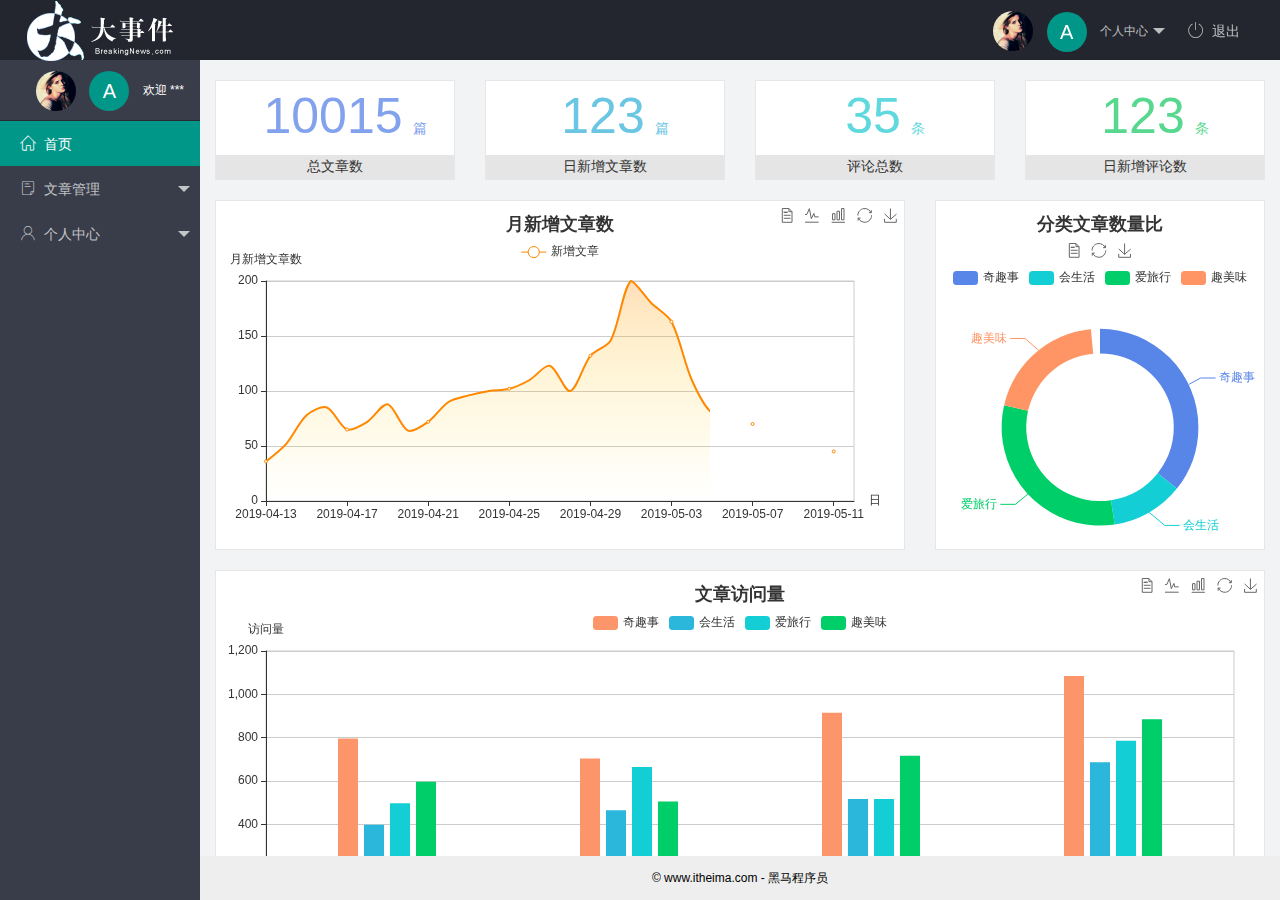
<file: index.html>
<!DOCTYPE html>
<html lang="en">
  <head>
    <meta charset="UTF-8" />
    <meta name="viewport" content="width=device-width, initial-scale=1.0" />
    <title>后台主页</title>
    <!-- 导入 layui 的样式表 -->
    <link rel="stylesheet" href="/assets/lib/layui/css/layui.css" />
    <!-- 导入第三方图标库 -->
    <link rel="stylesheet" href="/assets/fonts/iconfont.css" />
    <!-- 导入自己的样式表 -->
    <link rel="stylesheet" href="/assets/css/index.css" />
  </head>
  <body class="layui-layout-body">
    <div class="layui-layout layui-layout-admin">
      <div class="layui-header">
        <div class="layui-logo">
          <img src="/assets/images/logo.png" alt="" />
        </div>
        <!-- 头部区域（可配合layui已有的水平导航） -->
        <ul class="layui-nav layui-layout-right">
          <li class="layui-nav-item">
            <a href="javascript:;" class="userinfo">
              <img src="/assets/images/sample.jpg" class="layui-nav-img" />
              <span class="text-avatar">A</span>
              个人中心
            </a>
            <dl class="layui-nav-child">
              <dd><a href="">基本资料</a></dd>
              <dd><a href="">更换头像</a></dd>
              <dd><a href="">重置密码</a></dd>
            </dl>
          </li>
          <li class="layui-nav-item">
            <a href="javascript:;" id="btnLogout"><span class="iconfont icon-tuichu"></span>退出</a>
          </li>
        </ul>
      </div>

      <div class="layui-side layui-bg-black">
        <div class="layui-side-scroll">
          <div class="userinfo">
            <img src="/assets/images/sample.jpg" class="layui-nav-img" />
            <span class="text-avatar">A</span>
            <span id="welcome">欢迎 ***</span>
          </div>
          <!-- 左侧导航区域（可配合layui已有的垂直导航） -->
          <ul class="layui-nav layui-nav-tree" lay-shrink="all">
            <li class="layui-nav-item layui-this">
              <a href="/home/dashboard.html" target="fm"><span class="iconfont icon-home"></span>首页</a>
            </li>
            <li class="layui-nav-item">
              <a class="" href="javascript:;"><span class="iconfont icon-16"></span>文章管理</a>
              <dl class="layui-nav-child">
                <dd>
                  <a href="javascript:;"><i class="layui-icon layui-icon-app"></i>文章类别</a>
                </dd>
                <dd>
                  <a href="javascript:;"><i class="layui-icon layui-icon-app"></i>文章列表</a>
                </dd>
                <dd>
                  <a href="javascript:;"><i class="layui-icon layui-icon-app"></i>发布文章</a>
                </dd>
              </dl>
            </li>
            <li class="layui-nav-item">
              <a href="javascript:;"><span class="iconfont icon-user"></span>个人中心</a>
              <dl class="layui-nav-child">
                <dd>
                  <a href="javascript:;"><i class="layui-icon layui-icon-app"></i>基本资料</a>
                </dd>
                <dd>
                  <a href="javascript:;"><i class="layui-icon layui-icon-app"></i>更换头像</a>
                </dd>
                <dd>
                  <a href="javascript:;"><i class="layui-icon layui-icon-app"></i>重置密码</a>
                </dd>
              </dl>
            </li>
          </ul>
        </div>
      </div>

      <div class="layui-body">
        <!-- 内容主体区域 -->
        <iframe name="fm" src="/home/dashboard.html" frameborder="0"></iframe>
      </div>

      <div class="layui-footer">
        <!-- 底部固定区域 -->
        © www.itheima.com - 黑马程序员
      </div>
    </div>
    <!-- 导入 layui 的JS文件 -->
    <script src="/assets/lib/layui/layui.all.js"></script>
    <script src="/assets/lib/jquery.js"></script>
    <!-- 导入自己封装的 baseAPI -->
    <script src="/assets/js/baseAPI.js"></script>
    <!-- 导入index.js -->
    <script src="/assets/js/index.js"></script>
  </body>
</html>
</file>
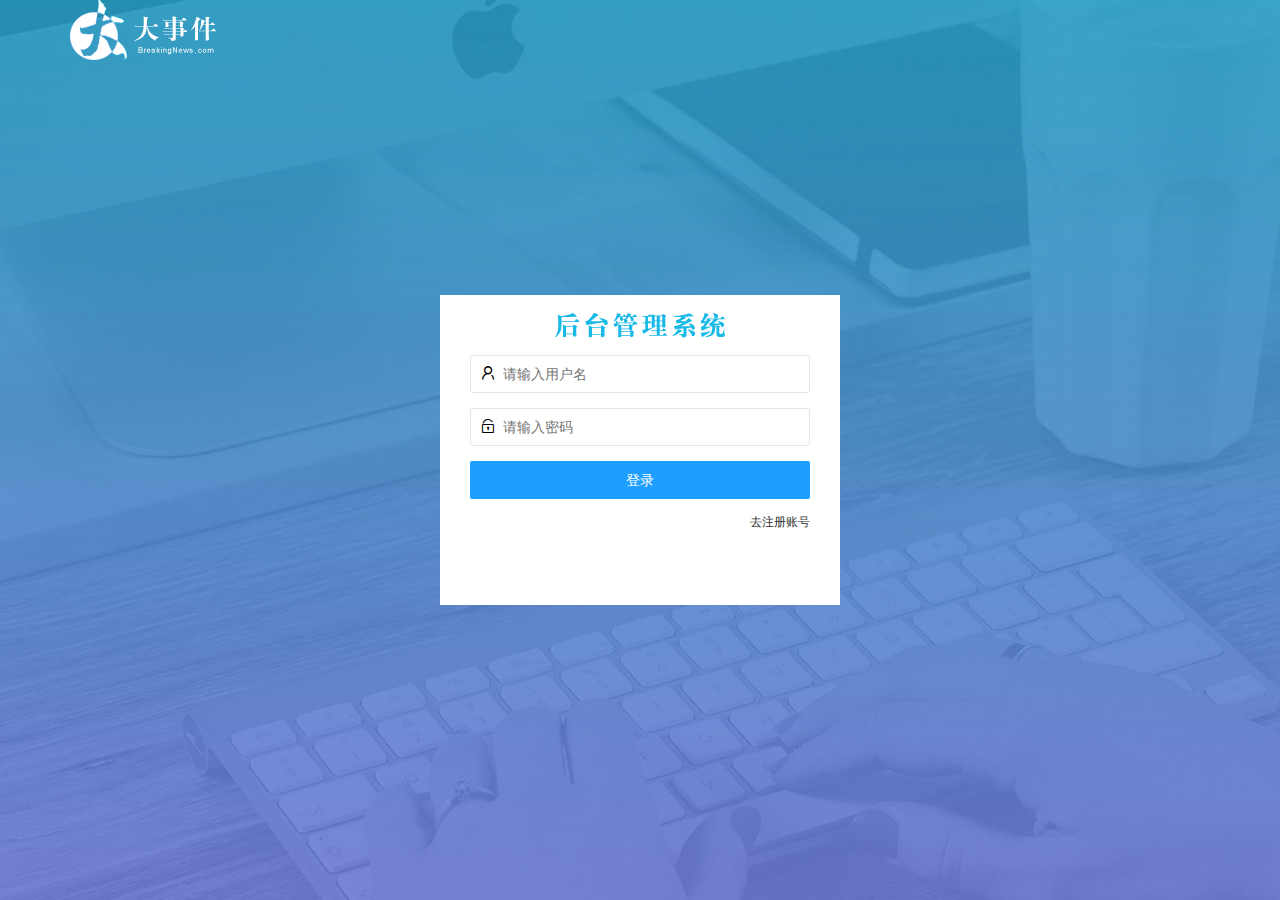
<file: login.html>
<!DOCTYPE html>
<html lang="en">
<head>
    <meta charset="UTF-8">
    <meta name="viewport" content="width=device-width, initial-scale=1.0">
    <title>大事件-登录/注册</title>
    <!-- 导入layui -->
    <link rel="stylesheet" href="/assets/lib/layui/css/layui.css">
    <!-- 导入 login.css  -->
    <link rel="stylesheet" href="/assets/css/login.css">
</head>
<body>
<!-- 头部的 Logo 区域 -->
<div class="layui-main">
    <img src="/assets/images/logo.png" alt="" />
  </div>

  <!-- 登录注册区域 -->
  <div class="loginAndRegBox">
    <div class="title-box"></div>
    <!-- 登录的div -->
    <div class="login-box">
      <!-- 登录的表单 -->
      <form class="layui-form" id="form_login">
        <!-- 用户名 -->
        <div class="layui-form-item">
          <i class="layui-icon layui-icon-username"></i>
          <input type="text" name="username" required lay-verify="required" placeholder="请输入用户名" autocomplete="off" class="layui-input" />
        </div>
        <!-- 密码 -->
        <div class="layui-form-item">
          <i class="layui-icon layui-icon-password"></i>
          <input type="password" name="password" required lay-verify="required|pwd" placeholder="请输入密码" autocomplete="off" class="layui-input" />
        </div>
        <!-- 登录按钮 -->
        <div class="layui-form-item">
          <!-- 注意：表单提交按钮和普通按钮的区别，就是 lay-submit 属性 -->
          <button class="layui-btn layui-btn-fluid layui-btn-normal" lay-submit>登录</button>
        </div>
        <div class="layui-form-item links">
          <a href="javascript:;" id="link_reg">去注册账号</a>
        </div>
      </form>
    </div>
    <!-- 注册的div -->
    <div class="reg-box">
      <!-- 注册的表单 -->
      <form class="layui-form" id="form_reg">
        <!-- 用户名 -->
        <div class="layui-form-item">
          <i class="layui-icon layui-icon-username"></i>
          <input type="text" name="username" required lay-verify="required" placeholder="请输入用户名" autocomplete="off" class="layui-input" />
        </div>
        <!-- 密码 -->
        <div class="layui-form-item">
          <i class="layui-icon layui-icon-password"></i>
          <input type="password" name="password" required lay-verify="required|pwd" placeholder="请输入密码" autocomplete="off" class="layui-input" />
        </div>
        <!-- 密码确认框 -->
        <div class="layui-form-item">
          <i class="layui-icon layui-icon-password"></i>
          <input type="password" name="repassword" required lay-verify="required|pwd|repwd" placeholder="再次确认密码" autocomplete="off" class="layui-input" />
        </div>
        <!-- 注册按钮 -->
        <div class="layui-form-item">
          <!-- 注意：表单提交按钮和普通按钮的区别，就是 lay-submit 属性 -->
          <button class="layui-btn layui-btn-fluid layui-btn-normal" lay-submit>注册</button>
        </div>
        <div class="layui-form-item links">
          <a href="javascript:;" id="link_login">去登录</a>
        </div>
      </form>
    </div>
  </div>

  <!-- 导入 Layui 的JS文件 -->
  <script src="/assets/lib/layui/layui.all.js"></script>
  <!-- 导入 JQuery -->
  <script src="/assets/lib/jquery.js"></script>
  <!-- 导入自己封装的 baseAPI.js -->
  <script src="/assets/js/baseAPI.js"></script>
  <!-- 导入自己的 JavaScript 脚本 -->
  <script src="/assets/js/login.js"></script>
</body>
</html>
</file>
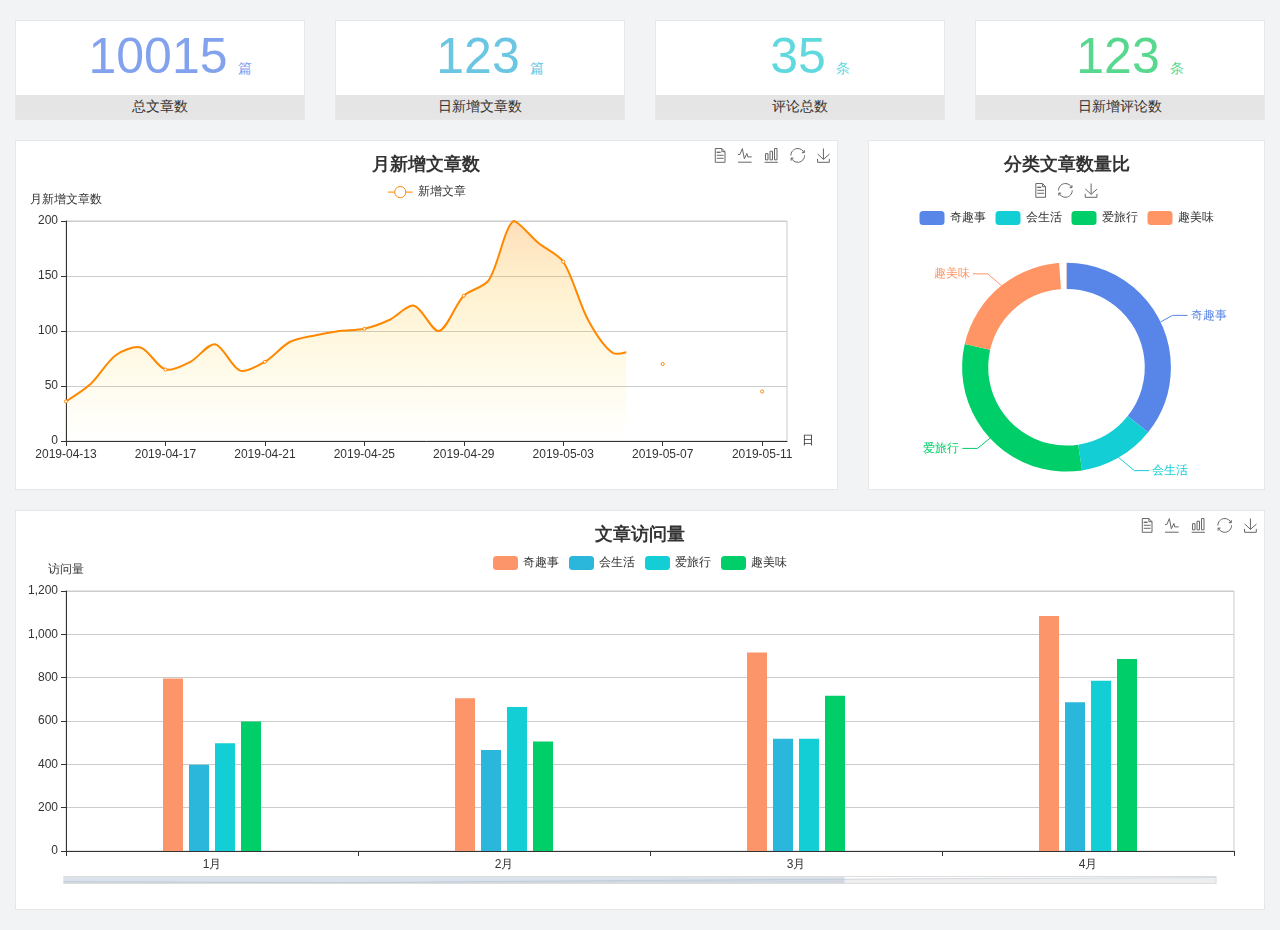
<file: home/dashboard.html>
<!DOCTYPE html>
<html lang="en">

<head>
  <meta charset="UTF-8">
  <meta name="viewport" content="width=device-width, initial-scale=1.0">
  <meta http-equiv="X-UA-Compatible" content="ie=edge">
  <title>图表统计</title>
  <link rel="stylesheet" href="../../assets/lib/bootstrap.css" />
  <link rel="stylesheet" href="../../assets/lib/main.css" />
  <script src="../../assets/lib/jquery.js"></script>
  <script type="text/javascript" src="../../assets/lib/echarts.min.js"></script>
</head>

<body>
  <div class="container-fluid">
    <div class="row spannel_list">
      <div class="col-sm-3 col-xs-6">
        <div class="spannel">
          <em>10015</em><span>篇</span>
          <b>总文章数</b>
        </div>
      </div>
      <div class="col-sm-3 col-xs-6">
        <div class="spannel scolor01">
          <em>123</em><span>篇</span>
          <b>日新增文章数</b>
        </div>
      </div>
      <div class="col-sm-3 col-xs-6">
        <div class="spannel scolor02">
          <em>35</em><span>条</span>
          <b>评论总数</b>
        </div>
      </div>
      <div class="col-sm-3 col-xs-6">
        <div class="spannel scolor03">
          <em>123</em><span>条</span>
          <b>日新增评论数</b>
        </div>
      </div>
    </div>
  </div>

  <div class="container-fluid">
    <div class="row curve-pie">
      <div class="col-lg-8 col-md-8">
        <div class="gragh_pannel" id="curve_show"></div>
      </div>
      <div class="col-lg-4 col-md-4">
        <div class="gragh_pannel" id="pie_show"></div>
      </div>
    </div>
  </div>

  <div class="container-fluid">
    <div class="column_pannel" id="column_show"></div>
  </div>

  <script>
    var oChart = echarts.init(document.getElementById('curve_show'));
    var aList_all = [
      { 'count': 36, 'date': '2019-04-13' },
      { 'count': 52, 'date': '2019-04-14' },
      { 'count': 78, 'date': '2019-04-15' },
      { 'count': 85, 'date': '2019-04-16' },
      { 'count': 65, 'date': '2019-04-17' },
      { 'count': 72, 'date': '2019-04-18' },
      { 'count': 88, 'date': '2019-04-19' },
      { 'count': 64, 'date': '2019-04-20' },
      { 'count': 72, 'date': '2019-04-21' },
      { 'count': 90, 'date': '2019-04-22' },
      { 'count': 96, 'date': '2019-04-23' },
      { 'count': 100, 'date': '2019-04-24' },
      { 'count': 102, 'date': '2019-04-25' },
      { 'count': 110, 'date': '2019-04-26' },
      { 'count': 123, 'date': '2019-04-27' },
      { 'count': 100, 'date': '2019-04-28' },
      { 'count': 132, 'date': '2019-04-29' },
      { 'count': 146, 'date': '2019-04-30' },
      { 'count': 200, 'date': '2019-05-01' },
      { 'count': 180, 'date': '2019-05-02' },
      { 'count': 163, 'date': '2019-05-03' },
      { 'count': 110, 'date': '2019-05-04' },
      { 'count': 80, 'date': '2019-05-05' },
      { 'count': 82, 'date': '2019-05-06' },
      { 'count': 70, 'date': '2019-05-07' },
      { 'count': 65, 'date': '2019-05-08' },
      { 'count': 54, 'date': '2019-05-09' },
      { 'count': 40, 'date': '2019-05-10' },
      { 'count': 45, 'date': '2019-05-11' },
      { 'count': 38, 'date': '2019-05-12' },
    ];

    let aCount = [];
    let aDate = [];

    for (var i = 0; i < aList_all.length; i++) {
      aCount.push(aList_all[i].count);
      aDate.push(aList_all[i].date);
    }

    var chartopt = {
      title: {
        text: '月新增文章数',
        left: 'center',
        top: '10'
      },
      tooltip: {
        trigger: 'axis'
      },
      legend: {
        data: ['新增文章'],
        top: '40'
      },
      toolbox: {
        show: true,
        feature: {
          mark: { show: true },
          dataView: { show: true, readOnly: false },
          magicType: { show: true, type: ['line', 'bar'] },
          restore: { show: true },
          saveAsImage: { show: true }
        }
      },
      calculable: true,
      xAxis: [
        {
          name: '日',
          type: 'category',
          boundaryGap: false,
          data: aDate
        }
      ],
      yAxis: [
        {
          name: '月新增文章数',
          type: 'value'
        }
      ],
      series: [
        {
          name: '新增文章',
          type: 'line',
          smooth: true,
          itemStyle: { normal: { areaStyle: { type: 'default' }, color: '#f80' }, lineStyle: { color: '#f80' } },
          data: aCount
        }],
      areaStyle: {
        normal: {
          color: new echarts.graphic.LinearGradient(0, 0, 0, 1, [{
            offset: 0,
            color: 'rgba(255,136,0,0.39)'
          }, {
            offset: .34,
            color: 'rgba(255,180,0,0.25)'
          }, {
            offset: 1,
            color: 'rgba(255,222,0,0.00)'
          }])

        }
      },
      grid: {
        show: true,
        x: 50,
        x2: 50,
        y: 80,
        height: 220
      }
    };

    oChart.setOption(chartopt);


    var oPie = echarts.init(document.getElementById('pie_show'));
    var oPieopt =
    {
      title: {
        top: 10,
        text: '分类文章数量比',
        x: 'center'
      },
      tooltip: {
        trigger: 'item',
        formatter: "{a} <br/>{b} : {c} ({d}%)"
      },
      color: ['#5885e8', '#13cfd5', '#00ce68', '#ff9565'],
      legend: {
        x: 'center',
        top: 65,
        data: ['奇趣事', '会生活', '爱旅行', '趣美味']
      },
      toolbox: {
        show: true,
        x: 'center',
        top: 35,
        feature: {
          mark: { show: true },
          dataView: { show: true, readOnly: false },
          magicType: {
            show: true,
            type: ['pie', 'funnel'],
            option: {
              funnel: {
                x: '25%',
                width: '50%',
                funnelAlign: 'left',
                max: 1548
              }
            }
          },
          restore: { show: true },
          saveAsImage: { show: true }
        }
      },
      calculable: true,
      series: [
        {
          name: '访问来源',
          type: 'pie',
          radius: ['45%', '60%'],
          center: ['50%', '65%'],
          data: [
            { value: 300, name: '奇趣事' },
            { value: 100, name: '会生活' },
            { value: 260, name: '爱旅行' },
            { value: 180, name: '趣美味' }
          ]
        }
      ]
    };
    oPie.setOption(oPieopt);



    var oColumn = this.echarts.init(document.getElementById('column_show'));
    var oColumnopt =
    {
      title: {
        text: '文章访问量',
        left: 'center',
        top: '10'
      },
      tooltip: {
        trigger: 'axis'
      },
      legend: {
        data: ['奇趣事', '会生活', '爱旅行', '趣美味'],
        top: '40'
      },
      toolbox: {
        show: true,
        feature: {
          mark: { show: true },
          dataView: { show: true, readOnly: false },
          magicType: { show: true, type: ['line', 'bar'] },
          restore: { show: true },
          saveAsImage: { show: true }
        }
      },
      calculable: true,
      xAxis: [
        {
          type: 'category',
          data: ['1月', '2月', '3月', '4月', '5月']
        }
      ],
      yAxis: [
        {
          name: '访问量',
          type: 'value'
        }
      ],
      series: [
        {
          name: '奇趣事',
          type: 'bar',
          barWidth: 20,
          itemStyle: {
            normal: { areaStyle: { type: 'default' }, color: '#fd956a' }
          },
          data: [800, 708, 920, 1090, 1200]
        },
        {
          name: '会生活',
          type: 'bar',
          barWidth: 20,
          itemStyle: {
            normal: { areaStyle: { type: 'default' }, color: '#2bb6db' }
          },
          data: [400, 468, 520, 690, 800]
        },
        {
          name: '爱旅行',
          type: 'bar',
          barWidth: 20,
          itemStyle: {
            normal: { areaStyle: { type: 'default' }, color: '#13cfd5' }
          },
          data: [500, 668, 520, 790, 900]
        },
        {
          name: '趣美味',
          type: 'bar',
          barWidth: 20,
          itemStyle: {
            normal: { areaStyle: { type: 'default' }, color: '#00ce68' }
          },
          data: [600, 508, 720, 890, 1000]
        }
      ],
      grid: {
        show: true,
        x: 50,
        x2: 30,
        y: 80,
        height: 260
      },
      dataZoom: [//给x轴设置滚动条
        {
          start: 0,//默认为0
          end: 100 - 1000 / 31,//默认为100
          type: 'slider',
          show: true,
          xAxisIndex: [0],
          handleSize: 0,//滑动条的 左右2个滑动条的大小
          height: 8,//组件高度
          left: 45, //左边的距离
          right: 50,//右边的距离
          bottom: 26,//右边的距离
          handleColor: '#ddd',//h滑动图标的颜色
          handleStyle: {
            borderColor: "#cacaca",
            borderWidth: "1",
            shadowBlur: 2,
            background: "#ddd",
            shadowColor: "#ddd",
          }
        }]
    };
    oColumn.setOption(oColumnopt);
  </script>
</body>

</html>
</file>
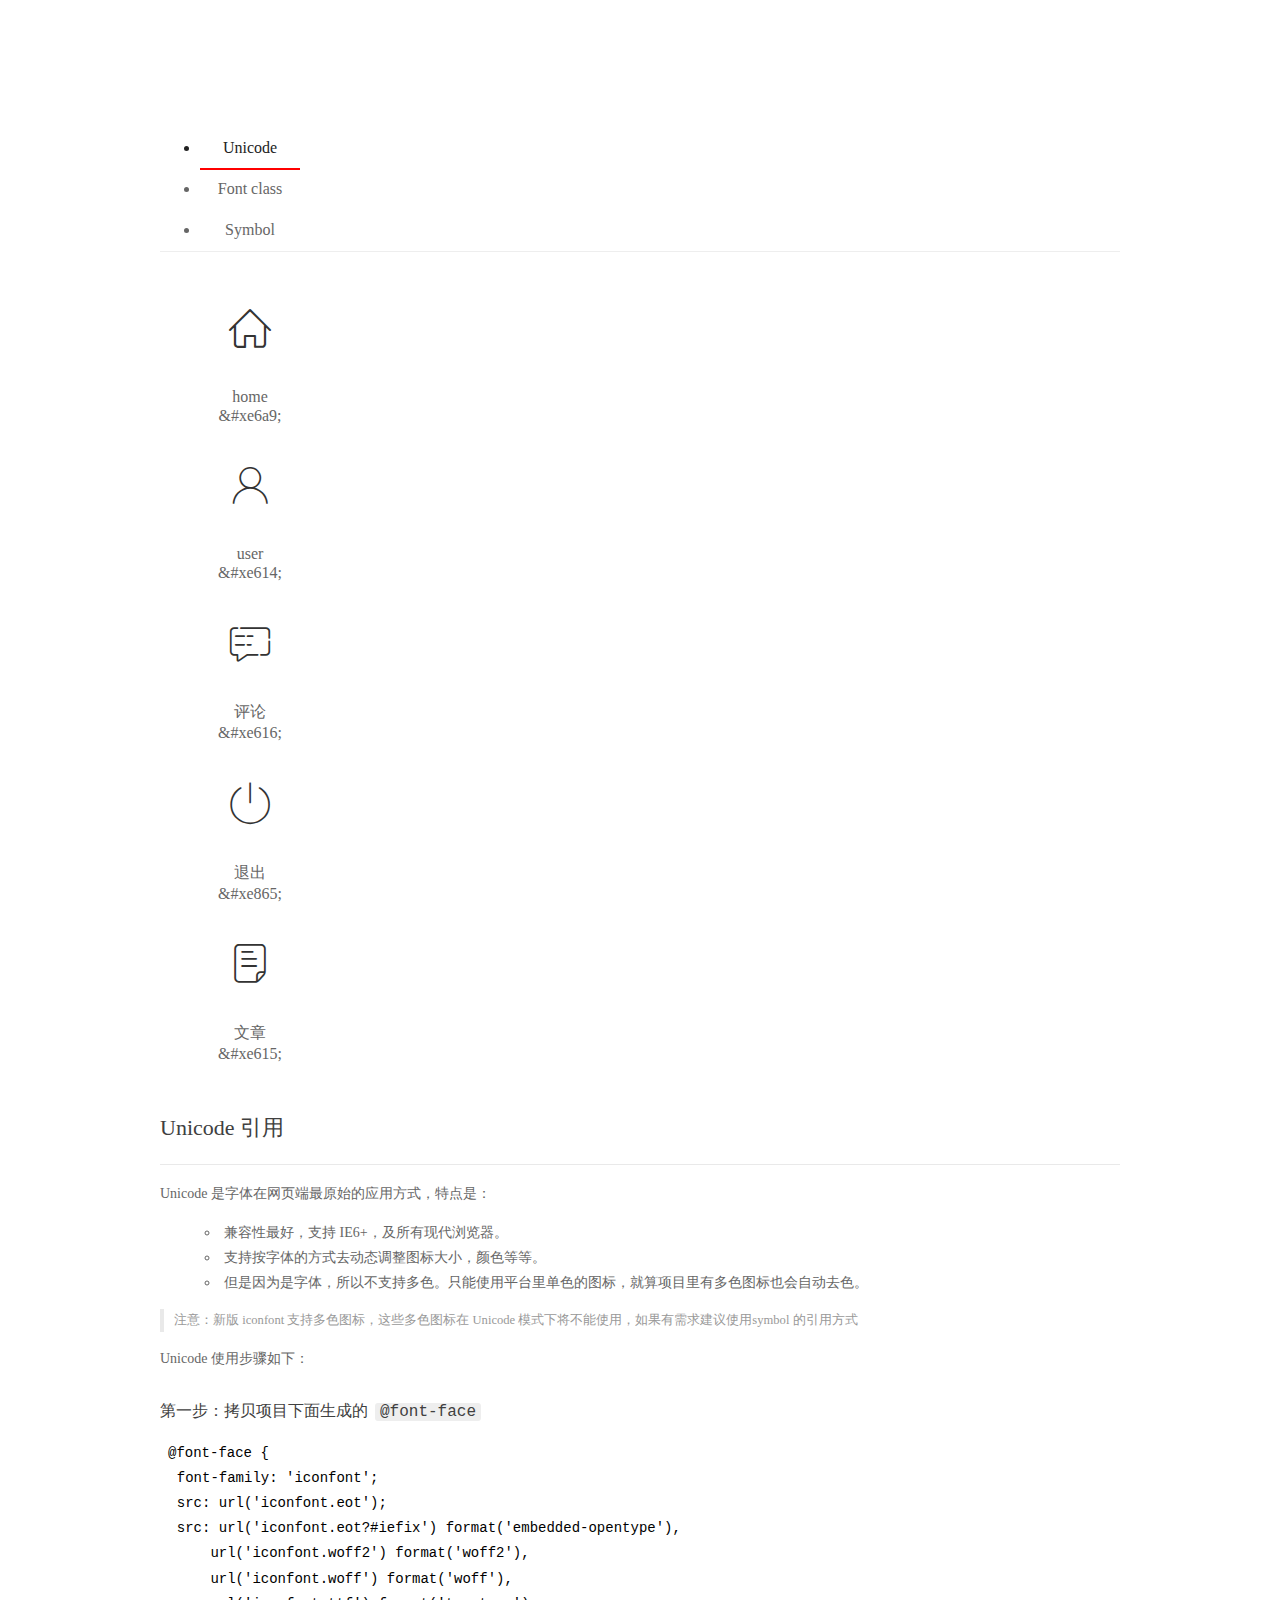
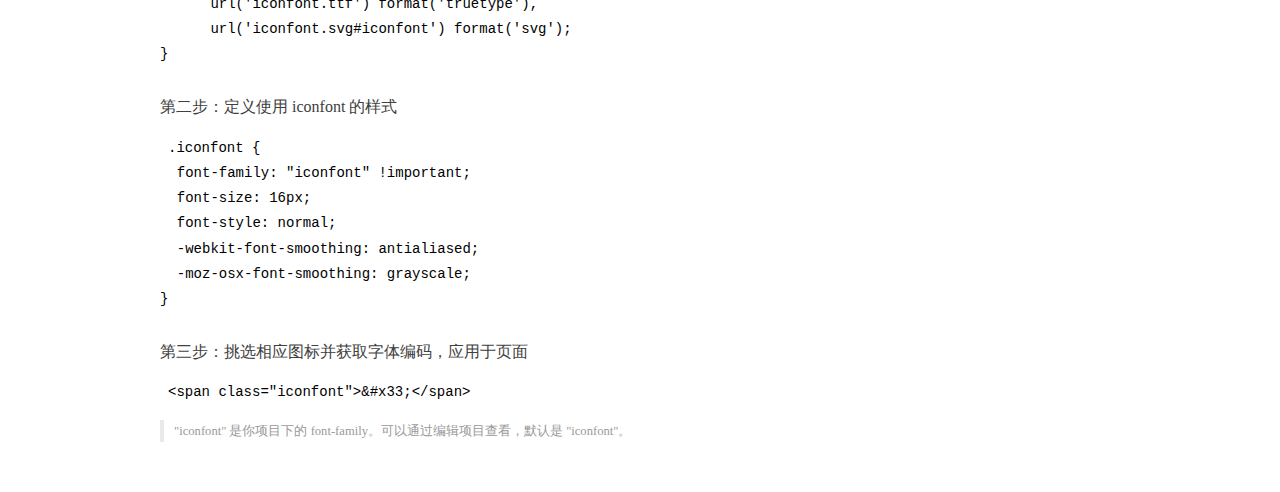
<file: assets/fonts/demo_index.html>
<!DOCTYPE html>
<html>
<head>
  <meta charset="utf-8"/>
  <title>IconFont Demo</title>
  <link rel="shortcut icon" href="https://gtms04.alicdn.com/tps/i4/TB1_oz6GVXXXXaFXpXXJDFnIXXX-64-64.ico" type="image/x-icon"/>
  <link rel="stylesheet" href="https://g.alicdn.com/thx/cube/1.3.2/cube.min.css">
  <link rel="stylesheet" href="demo.css">
  <link rel="stylesheet" href="iconfont.css">
  <script src="iconfont.js"></script>
  <!-- jQuery -->
  <script src="https://a1.alicdn.com/oss/uploads/2018/12/26/7bfddb60-08e8-11e9-9b04-53e73bb6408b.js"></script>
  <!-- 代码高亮 -->
  <script src="https://a1.alicdn.com/oss/uploads/2018/12/26/a3f714d0-08e6-11e9-8a15-ebf944d7534c.js"></script>
</head>
<body>
  <div class="main">
    <h1 class="logo"><a href="https://www.iconfont.cn/" title="iconfont 首页" target="_blank">&#xe86b;</a></h1>
    <div class="nav-tabs">
      <ul id="tabs" class="dib-box">
        <li class="dib active"><span>Unicode</span></li>
        <li class="dib"><span>Font class</span></li>
        <li class="dib"><span>Symbol</span></li>
      </ul>
      
    </div>
    <div class="tab-container">
      <div class="content unicode" style="display: block;">
          <ul class="icon_lists dib-box">
          
            <li class="dib">
              <span class="icon iconfont">&#xe6a9;</span>
                <div class="name">home</div>
                <div class="code-name">&amp;#xe6a9;</div>
              </li>
          
            <li class="dib">
              <span class="icon iconfont">&#xe614;</span>
                <div class="name">user</div>
                <div class="code-name">&amp;#xe614;</div>
              </li>
          
            <li class="dib">
              <span class="icon iconfont">&#xe616;</span>
                <div class="name">评论</div>
                <div class="code-name">&amp;#xe616;</div>
              </li>
          
            <li class="dib">
              <span class="icon iconfont">&#xe865;</span>
                <div class="name">退出</div>
                <div class="code-name">&amp;#xe865;</div>
              </li>
          
            <li class="dib">
              <span class="icon iconfont">&#xe615;</span>
                <div class="name">文章</div>
                <div class="code-name">&amp;#xe615;</div>
              </li>
          
          </ul>
          <div class="article markdown">
          <h2 id="unicode-">Unicode 引用</h2>
          <hr>

          <p>Unicode 是字体在网页端最原始的应用方式，特点是：</p>
          <ul>
            <li>兼容性最好，支持 IE6+，及所有现代浏览器。</li>
            <li>支持按字体的方式去动态调整图标大小，颜色等等。</li>
            <li>但是因为是字体，所以不支持多色。只能使用平台里单色的图标，就算项目里有多色图标也会自动去色。</li>
          </ul>
          <blockquote>
            <p>注意：新版 iconfont 支持多色图标，这些多色图标在 Unicode 模式下将不能使用，如果有需求建议使用symbol 的引用方式</p>
          </blockquote>
          <p>Unicode 使用步骤如下：</p>
          <h3 id="-font-face">第一步：拷贝项目下面生成的 <code>@font-face</code></h3>
<pre><code class="language-css"
>@font-face {
  font-family: 'iconfont';
  src: url('iconfont.eot');
  src: url('iconfont.eot?#iefix') format('embedded-opentype'),
      url('iconfont.woff2') format('woff2'),
      url('iconfont.woff') format('woff'),
      url('iconfont.ttf') format('truetype'),
      url('iconfont.svg#iconfont') format('svg');
}
</code></pre>
          <h3 id="-iconfont-">第二步：定义使用 iconfont 的样式</h3>
<pre><code class="language-css"
>.iconfont {
  font-family: "iconfont" !important;
  font-size: 16px;
  font-style: normal;
  -webkit-font-smoothing: antialiased;
  -moz-osx-font-smoothing: grayscale;
}
</code></pre>
          <h3 id="-">第三步：挑选相应图标并获取字体编码，应用于页面</h3>
<pre>
<code class="language-html"
>&lt;span class="iconfont"&gt;&amp;#x33;&lt;/span&gt;
</code></pre>
          <blockquote>
            <p>"iconfont" 是你项目下的 font-family。可以通过编辑项目查看，默认是 "iconfont"。</p>
          </blockquote>
          </div>
      </div>
      <div class="content font-class">
        <ul class="icon_lists dib-box">
          
          <li class="dib">
            <span class="icon iconfont icon-home"></span>
            <div class="name">
              home
            </div>
            <div class="code-name">.icon-home
            </div>
          </li>
          
          <li class="dib">
            <span class="icon iconfont icon-user"></span>
            <div class="name">
              user
            </div>
            <div class="code-name">.icon-user
            </div>
          </li>
          
          <li class="dib">
            <span class="icon iconfont icon-pinglun"></span>
            <div class="name">
              评论
            </div>
            <div class="code-name">.icon-pinglun
            </div>
          </li>
          
          <li class="dib">
            <span class="icon iconfont icon-tuichu"></span>
            <div class="name">
              退出
            </div>
            <div class="code-name">.icon-tuichu
            </div>
          </li>
          
          <li class="dib">
            <span class="icon iconfont icon-16"></span>
            <div class="name">
              文章
            </div>
            <div class="code-name">.icon-16
            </div>
          </li>
          
        </ul>
        <div class="article markdown">
        <h2 id="font-class-">font-class 引用</h2>
        <hr>

        <p>font-class 是 Unicode 使用方式的一种变种，主要是解决 Unicode 书写不直观，语意不明确的问题。</p>
        <p>与 Unicode 使用方式相比，具有如下特点：</p>
        <ul>
          <li>兼容性良好，支持 IE8+，及所有现代浏览器。</li>
          <li>相比于 Unicode 语意明确，书写更直观。可以很容易分辨这个 icon 是什么。</li>
          <li>因为使用 class 来定义图标，所以当要替换图标时，只需要修改 class 里面的 Unicode 引用。</li>
          <li>不过因为本质上还是使用的字体，所以多色图标还是不支持的。</li>
        </ul>
        <p>使用步骤如下：</p>
        <h3 id="-fontclass-">第一步：引入项目下面生成的 fontclass 代码：</h3>
<pre><code class="language-html">&lt;link rel="stylesheet" href="./iconfont.css"&gt;
</code></pre>
        <h3 id="-">第二步：挑选相应图标并获取类名，应用于页面：</h3>
<pre><code class="language-html">&lt;span class="iconfont icon-xxx"&gt;&lt;/span&gt;
</code></pre>
        <blockquote>
          <p>"
            iconfont" 是你项目下的 font-family。可以通过编辑项目查看，默认是 "iconfont"。</p>
        </blockquote>
      </div>
      </div>
      <div class="content symbol">
          <ul class="icon_lists dib-box">
          
            <li class="dib">
                <svg class="icon svg-icon" aria-hidden="true">
                  <use xlink:href="#icon-home"></use>
                </svg>
                <div class="name">home</div>
                <div class="code-name">#icon-home</div>
            </li>
          
            <li class="dib">
                <svg class="icon svg-icon" aria-hidden="true">
                  <use xlink:href="#icon-user"></use>
                </svg>
                <div class="name">user</div>
                <div class="code-name">#icon-user</div>
            </li>
          
            <li class="dib">
                <svg class="icon svg-icon" aria-hidden="true">
                  <use xlink:href="#icon-pinglun"></use>
                </svg>
                <div class="name">评论</div>
                <div class="code-name">#icon-pinglun</div>
            </li>
          
            <li class="dib">
                <svg class="icon svg-icon" aria-hidden="true">
                  <use xlink:href="#icon-tuichu"></use>
                </svg>
                <div class="name">退出</div>
                <div class="code-name">#icon-tuichu</div>
            </li>
          
            <li class="dib">
                <svg class="icon svg-icon" aria-hidden="true">
                  <use xlink:href="#icon-16"></use>
                </svg>
                <div class="name">文章</div>
                <div class="code-name">#icon-16</div>
            </li>
          
          </ul>
          <div class="article markdown">
          <h2 id="symbol-">Symbol 引用</h2>
          <hr>

          <p>这是一种全新的使用方式，应该说这才是未来的主流，也是平台目前推荐的用法。相关介绍可以参考这篇<a href="">文章</a>
            这种用法其实是做了一个 SVG 的集合，与另外两种相比具有如下特点：</p>
          <ul>
            <li>支持多色图标了，不再受单色限制。</li>
            <li>通过一些技巧，支持像字体那样，通过 <code>font-size</code>, <code>color</code> 来调整样式。</li>
            <li>兼容性较差，支持 IE9+，及现代浏览器。</li>
            <li>浏览器渲染 SVG 的性能一般，还不如 png。</li>
          </ul>
          <p>使用步骤如下：</p>
          <h3 id="-symbol-">第一步：引入项目下面生成的 symbol 代码：</h3>
<pre><code class="language-html">&lt;script src="./iconfont.js"&gt;&lt;/script&gt;
</code></pre>
          <h3 id="-css-">第二步：加入通用 CSS 代码（引入一次就行）：</h3>
<pre><code class="language-html">&lt;style&gt;
.icon {
  width: 1em;
  height: 1em;
  vertical-align: -0.15em;
  fill: currentColor;
  overflow: hidden;
}
&lt;/style&gt;
</code></pre>
          <h3 id="-">第三步：挑选相应图标并获取类名，应用于页面：</h3>
<pre><code class="language-html">&lt;svg class="icon" aria-hidden="true"&gt;
  &lt;use xlink:href="#icon-xxx"&gt;&lt;/use&gt;
&lt;/svg&gt;
</code></pre>
          </div>
      </div>

    </div>
  </div>
  <script>
  $(document).ready(function () {
      $('.tab-container .content:first').show()

      $('#tabs li').click(function (e) {
        var tabContent = $('.tab-container .content')
        var index = $(this).index()

        if ($(this).hasClass('active')) {
          return
        } else {
          $('#tabs li').removeClass('active')
          $(this).addClass('active')

          tabContent.hide().eq(index).fadeIn()
        }
      })
    })
  </script>
</body>
</html>
</file>
<file: assets/lib/layui/css/layui.css>
/** layui-v2.5.5 MIT License By https://www.layui.com */
 .layui-inline,img{display:inline-block;vertical-align:middle}h1,h2,h3,h4,h5,h6{font-weight:400}.layui-edge,.layui-header,.layui-inline,.layui-main{position:relative}.layui-body,.layui-edge,.layui-elip{overflow:hidden}.layui-btn,.layui-edge,.layui-inline,img{vertical-align:middle}.layui-btn,.layui-disabled,.layui-icon,.layui-unselect{-moz-user-select:none;-webkit-user-select:none;-ms-user-select:none}.layui-elip,.layui-form-checkbox span,.layui-form-pane .layui-form-label{text-overflow:ellipsis;white-space:nowrap}.layui-breadcrumb,.layui-tree-btnGroup{visibility:hidden}blockquote,body,button,dd,div,dl,dt,form,h1,h2,h3,h4,h5,h6,input,li,ol,p,pre,td,textarea,th,ul{margin:0;padding:0;-webkit-tap-highlight-color:rgba(0,0,0,0)}a:active,a:hover{outline:0}img{border:none}li{list-style:none}table{border-collapse:collapse;border-spacing:0}h4,h5,h6{font-size:100%}button,input,optgroup,option,select,textarea{font-family:inherit;font-size:inherit;font-style:inherit;font-weight:inherit;outline:0}pre{white-space:pre-wrap;white-space:-moz-pre-wrap;white-space:-pre-wrap;white-space:-o-pre-wrap;word-wrap:break-word}body{line-height:24px;font:14px Helvetica Neue,Helvetica,PingFang SC,Tahoma,Arial,sans-serif}hr{height:1px;margin:10px 0;border:0;clear:both}a{color:#333;text-decoration:none}a:hover{color:#777}a cite{font-style:normal;*cursor:pointer}.layui-border-box,.layui-border-box *{box-sizing:border-box}.layui-box,.layui-box *{box-sizing:content-box}.layui-clear{clear:both;*zoom:1}.layui-clear:after{content:'\20';clear:both;*zoom:1;display:block;height:0}.layui-inline{*display:inline;*zoom:1}.layui-edge{display:inline-block;width:0;height:0;border-width:6px;border-style:dashed;border-color:transparent}.layui-edge-top{top:-4px;border-bottom-color:#999;border-bottom-style:solid}.layui-edge-right{border-left-color:#999;border-left-style:solid}.layui-edge-bottom{top:2px;border-top-color:#999;border-top-style:solid}.layui-edge-left{border-right-color:#999;border-right-style:solid}.layui-disabled,.layui-disabled:hover{color:#d2d2d2!important;cursor:not-allowed!important}.layui-circle{border-radius:100%}.layui-show{display:block!important}.layui-hide{display:none!important}@font-face{font-family:layui-icon;src:url(../font/iconfont.eot?v=250);src:url(../font/iconfont.eot?v=250#iefix) format('embedded-opentype'),url(../font/iconfont.woff2?v=250) format('woff2'),url(../font/iconfont.woff?v=250) format('woff'),url(../font/iconfont.ttf?v=250) format('truetype'),url(../font/iconfont.svg?v=250#layui-icon) format('svg')}.layui-icon{font-family:layui-icon!important;font-size:16px;font-style:normal;-webkit-font-smoothing:antialiased;-moz-osx-font-smoothing:grayscale}.layui-icon-reply-fill:before{content:"\e611"}.layui-icon-set-fill:before{content:"\e614"}.layui-icon-menu-fill:before{content:"\e60f"}.layui-icon-search:before{content:"\e615"}.layui-icon-share:before{content:"\e641"}.layui-icon-set-sm:before{content:"\e620"}.layui-icon-engine:before{content:"\e628"}.layui-icon-close:before{content:"\1006"}.layui-icon-close-fill:before{content:"\1007"}.layui-icon-chart-screen:before{content:"\e629"}.layui-icon-star:before{content:"\e600"}.layui-icon-circle-dot:before{content:"\e617"}.layui-icon-chat:before{content:"\e606"}.layui-icon-release:before{content:"\e609"}.layui-icon-list:before{content:"\e60a"}.layui-icon-chart:before{content:"\e62c"}.layui-icon-ok-circle:before{content:"\1005"}.layui-icon-layim-theme:before{content:"\e61b"}.layui-icon-table:before{content:"\e62d"}.layui-icon-right:before{content:"\e602"}.layui-icon-left:before{content:"\e603"}.layui-icon-cart-simple:before{content:"\e698"}.layui-icon-face-cry:before{content:"\e69c"}.layui-icon-face-smile:before{content:"\e6af"}.layui-icon-survey:before{content:"\e6b2"}.layui-icon-tree:before{content:"\e62e"}.layui-icon-upload-circle:before{content:"\e62f"}.layui-icon-add-circle:before{content:"\e61f"}.layui-icon-download-circle:before{content:"\e601"}.layui-icon-templeate-1:before{content:"\e630"}.layui-icon-util:before{content:"\e631"}.layui-icon-face-surprised:before{content:"\e664"}.layui-icon-edit:before{content:"\e642"}.layui-icon-speaker:before{content:"\e645"}.layui-icon-down:before{content:"\e61a"}.layui-icon-file:before{content:"\e621"}.layui-icon-layouts:before{content:"\e632"}.layui-icon-rate-half:before{content:"\e6c9"}.layui-icon-add-circle-fine:before{content:"\e608"}.layui-icon-prev-circle:before{content:"\e633"}.layui-icon-read:before{content:"\e705"}.layui-icon-404:before{content:"\e61c"}.layui-icon-carousel:before{content:"\e634"}.layui-icon-help:before{content:"\e607"}.layui-icon-code-circle:before{content:"\e635"}.layui-icon-water:before{content:"\e636"}.layui-icon-username:before{content:"\e66f"}.layui-icon-find-fill:before{content:"\e670"}.layui-icon-about:before{content:"\e60b"}.layui-icon-location:before{content:"\e715"}.layui-icon-up:before{content:"\e619"}.layui-icon-pause:before{content:"\e651"}.layui-icon-date:before{content:"\e637"}.layui-icon-layim-uploadfile:before{content:"\e61d"}.layui-icon-delete:before{content:"\e640"}.layui-icon-play:before{content:"\e652"}.layui-icon-top:before{content:"\e604"}.layui-icon-friends:before{content:"\e612"}.layui-icon-refresh-3:before{content:"\e9aa"}.layui-icon-ok:before{content:"\e605"}.layui-icon-layer:before{content:"\e638"}.layui-icon-face-smile-fine:before{content:"\e60c"}.layui-icon-dollar:before{content:"\e659"}.layui-icon-group:before{content:"\e613"}.layui-icon-layim-download:before{content:"\e61e"}.layui-icon-picture-fine:before{content:"\e60d"}.layui-icon-link:before{content:"\e64c"}.layui-icon-diamond:before{content:"\e735"}.layui-icon-log:before{content:"\e60e"}.layui-icon-rate-solid:before{content:"\e67a"}.layui-icon-fonts-del:before{content:"\e64f"}.layui-icon-unlink:before{content:"\e64d"}.layui-icon-fonts-clear:before{content:"\e639"}.layui-icon-triangle-r:before{content:"\e623"}.layui-icon-circle:before{content:"\e63f"}.layui-icon-radio:before{content:"\e643"}.layui-icon-align-center:before{content:"\e647"}.layui-icon-align-right:before{content:"\e648"}.layui-icon-align-left:before{content:"\e649"}.layui-icon-loading-1:before{content:"\e63e"}.layui-icon-return:before{content:"\e65c"}.layui-icon-fonts-strong:before{content:"\e62b"}.layui-icon-upload:before{content:"\e67c"}.layui-icon-dialogue:before{content:"\e63a"}.layui-icon-video:before{content:"\e6ed"}.layui-icon-headset:before{content:"\e6fc"}.layui-icon-cellphone-fine:before{content:"\e63b"}.layui-icon-add-1:before{content:"\e654"}.layui-icon-face-smile-b:before{content:"\e650"}.layui-icon-fonts-html:before{content:"\e64b"}.layui-icon-form:before{content:"\e63c"}.layui-icon-cart:before{content:"\e657"}.layui-icon-camera-fill:before{content:"\e65d"}.layui-icon-tabs:before{content:"\e62a"}.layui-icon-fonts-code:before{content:"\e64e"}.layui-icon-fire:before{content:"\e756"}.layui-icon-set:before{content:"\e716"}.layui-icon-fonts-u:before{content:"\e646"}.layui-icon-triangle-d:before{content:"\e625"}.layui-icon-tips:before{content:"\e702"}.layui-icon-picture:before{content:"\e64a"}.layui-icon-more-vertical:before{content:"\e671"}.layui-icon-flag:before{content:"\e66c"}.layui-icon-loading:before{content:"\e63d"}.layui-icon-fonts-i:before{content:"\e644"}.layui-icon-refresh-1:before{content:"\e666"}.layui-icon-rmb:before{content:"\e65e"}.layui-icon-home:before{content:"\e68e"}.layui-icon-user:before{content:"\e770"}.layui-icon-notice:before{content:"\e667"}.layui-icon-login-weibo:before{content:"\e675"}.layui-icon-voice:before{content:"\e688"}.layui-icon-upload-drag:before{content:"\e681"}.layui-icon-login-qq:before{content:"\e676"}.layui-icon-snowflake:before{content:"\e6b1"}.layui-icon-file-b:before{content:"\e655"}.layui-icon-template:before{content:"\e663"}.layui-icon-auz:before{content:"\e672"}.layui-icon-console:before{content:"\e665"}.layui-icon-app:before{content:"\e653"}.layui-icon-prev:before{content:"\e65a"}.layui-icon-website:before{content:"\e7ae"}.layui-icon-next:before{content:"\e65b"}.layui-icon-component:before{content:"\e857"}.layui-icon-more:before{content:"\e65f"}.layui-icon-login-wechat:before{content:"\e677"}.layui-icon-shrink-right:before{content:"\e668"}.layui-icon-spread-left:before{content:"\e66b"}.layui-icon-camera:before{content:"\e660"}.layui-icon-note:before{content:"\e66e"}.layui-icon-refresh:before{content:"\e669"}.layui-icon-female:before{content:"\e661"}.layui-icon-male:before{content:"\e662"}.layui-icon-password:before{content:"\e673"}.layui-icon-senior:before{content:"\e674"}.layui-icon-theme:before{content:"\e66a"}.layui-icon-tread:before{content:"\e6c5"}.layui-icon-praise:before{content:"\e6c6"}.layui-icon-star-fill:before{content:"\e658"}.layui-icon-rate:before{content:"\e67b"}.layui-icon-template-1:before{content:"\e656"}.layui-icon-vercode:before{content:"\e679"}.layui-icon-cellphone:before{content:"\e678"}.layui-icon-screen-full:before{content:"\e622"}.layui-icon-screen-restore:before{content:"\e758"}.layui-icon-cols:before{content:"\e610"}.layui-icon-export:before{content:"\e67d"}.layui-icon-print:before{content:"\e66d"}.layui-icon-slider:before{content:"\e714"}.layui-icon-addition:before{content:"\e624"}.layui-icon-subtraction:before{content:"\e67e"}.layui-icon-service:before{content:"\e626"}.layui-icon-transfer:before{content:"\e691"}.layui-main{width:1140px;margin:0 auto}.layui-header{z-index:1000;height:60px}.layui-header a:hover{transition:all .5s;-webkit-transition:all .5s}.layui-side{position:fixed;left:0;top:0;bottom:0;z-index:999;width:200px;overflow-x:hidden}.layui-side-scroll{position:relative;width:220px;height:100%;overflow-x:hidden}.layui-body{position:absolute;left:200px;right:0;top:0;bottom:0;z-index:998;width:auto;overflow-y:auto;box-sizing:border-box}.layui-layout-body{overflow:hidden}.layui-layout-admin .layui-header{background-color:#23262E}.layui-layout-admin .layui-side{top:60px;width:200px;overflow-x:hidden}.layui-layout-admin .layui-body{position:fixed;top:60px;bottom:44px}.layui-layout-admin .layui-main{width:auto;margin:0 15px}.layui-layout-admin .layui-footer{position:fixed;left:200px;right:0;bottom:0;height:44px;line-height:44px;padding:0 15px;background-color:#eee}.layui-layout-admin .layui-logo{position:absolute;left:0;top:0;width:200px;height:100%;line-height:60px;text-align:center;color:#009688;font-size:16px}.layui-layout-admin .layui-header .layui-nav{background:0 0}.layui-layout-left{position:absolute!important;left:200px;top:0}.layui-layout-right{position:absolute!important;right:0;top:0}.layui-container{position:relative;margin:0 auto;padding:0 15px;box-sizing:border-box}.layui-fluid{position:relative;margin:0 auto;padding:0 15px}.layui-row:after,.layui-row:before{content:'';display:block;clear:both}.layui-col-lg1,.layui-col-lg10,.layui-col-lg11,.layui-col-lg12,.layui-col-lg2,.layui-col-lg3,.layui-col-lg4,.layui-col-lg5,.layui-col-lg6,.layui-col-lg7,.layui-col-lg8,.layui-col-lg9,.layui-col-md1,.layui-col-md10,.layui-col-md11,.layui-col-md12,.layui-col-md2,.layui-col-md3,.layui-col-md4,.layui-col-md5,.layui-col-md6,.layui-col-md7,.layui-col-md8,.layui-col-md9,.layui-col-sm1,.layui-col-sm10,.layui-col-sm11,.layui-col-sm12,.layui-col-sm2,.layui-col-sm3,.layui-col-sm4,.layui-col-sm5,.layui-col-sm6,.layui-col-sm7,.layui-col-sm8,.layui-col-sm9,.layui-col-xs1,.layui-col-xs10,.layui-col-xs11,.layui-col-xs12,.layui-col-xs2,.layui-col-xs3,.layui-col-xs4,.layui-col-xs5,.layui-col-xs6,.layui-col-xs7,.layui-col-xs8,.layui-col-xs9{position:relative;display:block;box-sizing:border-box}.layui-col-xs1,.layui-col-xs10,.layui-col-xs11,.layui-col-xs12,.layui-col-xs2,.layui-col-xs3,.layui-col-xs4,.layui-col-xs5,.layui-col-xs6,.layui-col-xs7,.layui-col-xs8,.layui-col-xs9{float:left}.layui-col-xs1{width:8.33333333%}.layui-col-xs2{width:16.66666667%}.layui-col-xs3{width:25%}.layui-col-xs4{width:33.33333333%}.layui-col-xs5{width:41.66666667%}.layui-col-xs6{width:50%}.layui-col-xs7{width:58.33333333%}.layui-col-xs8{width:66.66666667%}.layui-col-xs9{width:75%}.layui-col-xs10{width:83.33333333%}.layui-col-xs11{width:91.66666667%}.layui-col-xs12{width:100%}.layui-col-xs-offset1{margin-left:8.33333333%}.layui-col-xs-offset2{margin-left:16.66666667%}.layui-col-xs-offset3{margin-left:25%}.layui-col-xs-offset4{margin-left:33.33333333%}.layui-col-xs-offset5{margin-left:41.66666667%}.layui-col-xs-offset6{margin-left:50%}.layui-col-xs-offset7{margin-left:58.33333333%}.layui-col-xs-offset8{margin-left:66.66666667%}.layui-col-xs-offset9{margin-left:75%}.layui-col-xs-offset10{margin-left:83.33333333%}.layui-col-xs-offset11{margin-left:91.66666667%}.layui-col-xs-offset12{margin-left:100%}@media screen and (max-width:768px){.layui-hide-xs{display:none!important}.layui-show-xs-block{display:block!important}.layui-show-xs-inline{display:inline!important}.layui-show-xs-inline-block{display:inline-block!important}}@media screen and (min-width:768px){.layui-container{width:750px}.layui-hide-sm{display:none!important}.layui-show-sm-block{display:block!important}.layui-show-sm-inline{display:inline!important}.layui-show-sm-inline-block{display:inline-block!important}.layui-col-sm1,.layui-col-sm10,.layui-col-sm11,.layui-col-sm12,.layui-col-sm2,.layui-col-sm3,.layui-col-sm4,.layui-col-sm5,.layui-col-sm6,.layui-col-sm7,.layui-col-sm8,.layui-col-sm9{float:left}.layui-col-sm1{width:8.33333333%}.layui-col-sm2{width:16.66666667%}.layui-col-sm3{width:25%}.layui-col-sm4{width:33.33333333%}.layui-col-sm5{width:41.66666667%}.layui-col-sm6{width:50%}.layui-col-sm7{width:58.33333333%}.layui-col-sm8{width:66.66666667%}.layui-col-sm9{width:75%}.layui-col-sm10{width:83.33333333%}.layui-col-sm11{width:91.66666667%}.layui-col-sm12{width:100%}.layui-col-sm-offset1{margin-left:8.33333333%}.layui-col-sm-offset2{margin-left:16.66666667%}.layui-col-sm-offset3{margin-left:25%}.layui-col-sm-offset4{margin-left:33.33333333%}.layui-col-sm-offset5{margin-left:41.66666667%}.layui-col-sm-offset6{margin-left:50%}.layui-col-sm-offset7{margin-left:58.33333333%}.layui-col-sm-offset8{margin-left:66.66666667%}.layui-col-sm-offset9{margin-left:75%}.layui-col-sm-offset10{margin-left:83.33333333%}.layui-col-sm-offset11{margin-left:91.66666667%}.layui-col-sm-offset12{margin-left:100%}}@media screen and (min-width:992px){.layui-container{width:970px}.layui-hide-md{display:none!important}.layui-show-md-block{display:block!important}.layui-show-md-inline{display:inline!important}.layui-show-md-inline-block{display:inline-block!important}.layui-col-md1,.layui-col-md10,.layui-col-md11,.layui-col-md12,.layui-col-md2,.layui-col-md3,.layui-col-md4,.layui-col-md5,.layui-col-md6,.layui-col-md7,.layui-col-md8,.layui-col-md9{float:left}.layui-col-md1{width:8.33333333%}.layui-col-md2{width:16.66666667%}.layui-col-md3{width:25%}.layui-col-md4{width:33.33333333%}.layui-col-md5{width:41.66666667%}.layui-col-md6{width:50%}.layui-col-md7{width:58.33333333%}.layui-col-md8{width:66.66666667%}.layui-col-md9{width:75%}.layui-col-md10{width:83.33333333%}.layui-col-md11{width:91.66666667%}.layui-col-md12{width:100%}.layui-col-md-offset1{margin-left:8.33333333%}.layui-col-md-offset2{margin-left:16.66666667%}.layui-col-md-offset3{margin-left:25%}.layui-col-md-offset4{margin-left:33.33333333%}.layui-col-md-offset5{margin-left:41.66666667%}.layui-col-md-offset6{margin-left:50%}.layui-col-md-offset7{margin-left:58.33333333%}.layui-col-md-offset8{margin-left:66.66666667%}.layui-col-md-offset9{margin-left:75%}.layui-col-md-offset10{margin-left:83.33333333%}.layui-col-md-offset11{margin-left:91.66666667%}.layui-col-md-offset12{margin-left:100%}}@media screen and (min-width:1200px){.layui-container{width:1170px}.layui-hide-lg{display:none!important}.layui-show-lg-block{display:block!important}.layui-show-lg-inline{display:inline!important}.layui-show-lg-inline-block{display:inline-block!important}.layui-col-lg1,.layui-col-lg10,.layui-col-lg11,.layui-col-lg12,.layui-col-lg2,.layui-col-lg3,.layui-col-lg4,.layui-col-lg5,.layui-col-lg6,.layui-col-lg7,.layui-col-lg8,.layui-col-lg9{float:left}.layui-col-lg1{width:8.33333333%}.layui-col-lg2{width:16.66666667%}.layui-col-lg3{width:25%}.layui-col-lg4{width:33.33333333%}.layui-col-lg5{width:41.66666667%}.layui-col-lg6{width:50%}.layui-col-lg7{width:58.33333333%}.layui-col-lg8{width:66.66666667%}.layui-col-lg9{width:75%}.layui-col-lg10{width:83.33333333%}.layui-col-lg11{width:91.66666667%}.layui-col-lg12{width:100%}.layui-col-lg-offset1{margin-left:8.33333333%}.layui-col-lg-offset2{margin-left:16.66666667%}.layui-col-lg-offset3{margin-left:25%}.layui-col-lg-offset4{margin-left:33.33333333%}.layui-col-lg-offset5{margin-left:41.66666667%}.layui-col-lg-offset6{margin-left:50%}.layui-col-lg-offset7{margin-left:58.33333333%}.layui-col-lg-offset8{margin-left:66.66666667%}.layui-col-lg-offset9{margin-left:75%}.layui-col-lg-offset10{margin-left:83.33333333%}.layui-col-lg-offset11{margin-left:91.66666667%}.layui-col-lg-offset12{margin-left:100%}}.layui-col-space1{margin:-.5px}.layui-col-space1>*{padding:.5px}.layui-col-space3{margin:-1.5px}.layui-col-space3>*{padding:1.5px}.layui-col-space5{margin:-2.5px}.layui-col-space5>*{padding:2.5px}.layui-col-space8{margin:-3.5px}.layui-col-space8>*{padding:3.5px}.layui-col-space10{margin:-5px}.layui-col-space10>*{padding:5px}.layui-col-space12{margin:-6px}.layui-col-space12>*{padding:6px}.layui-col-space15{margin:-7.5px}.layui-col-space15>*{padding:7.5px}.layui-col-space18{margin:-9px}.layui-col-space18>*{padding:9px}.layui-col-space20{margin:-10px}.layui-col-space20>*{padding:10px}.layui-col-space22{margin:-11px}.layui-col-space22>*{padding:11px}.layui-col-space25{margin:-12.5px}.layui-col-space25>*{padding:12.5px}.layui-col-space30{margin:-15px}.layui-col-space30>*{padding:15px}.layui-btn,.layui-input,.layui-select,.layui-textarea,.layui-upload-button{outline:0;-webkit-appearance:none;transition:all .3s;-webkit-transition:all .3s;box-sizing:border-box}.layui-elem-quote{margin-bottom:10px;padding:15px;line-height:22px;border-left:5px solid #009688;border-radius:0 2px 2px 0;background-color:#f2f2f2}.layui-quote-nm{border-style:solid;border-width:1px 1px 1px 5px;background:0 0}.layui-elem-field{margin-bottom:10px;padding:0;border-width:1px;border-style:solid}.layui-elem-field legend{margin-left:20px;padding:0 10px;font-size:20px;font-weight:300}.layui-field-title{margin:10px 0 20px;border-width:1px 0 0}.layui-field-box{padding:10px 15px}.layui-field-title .layui-field-box{padding:10px 0}.layui-progress{position:relative;height:6px;border-radius:20px;background-color:#e2e2e2}.layui-progress-bar{position:absolute;left:0;top:0;width:0;max-width:100%;height:6px;border-radius:20px;text-align:right;background-color:#5FB878;transition:all .3s;-webkit-transition:all .3s}.layui-progress-big,.layui-progress-big .layui-progress-bar{height:18px;line-height:18px}.layui-progress-text{position:relative;top:-20px;line-height:18px;font-size:12px;color:#666}.layui-progress-big .layui-progress-text{position:static;padding:0 10px;color:#fff}.layui-collapse{border-width:1px;border-style:solid;border-radius:2px}.layui-colla-content,.layui-colla-item{border-top-width:1px;border-top-style:solid}.layui-colla-item:first-child{border-top:none}.layui-colla-title{position:relative;height:42px;line-height:42px;padding:0 15px 0 35px;color:#333;background-color:#f2f2f2;cursor:pointer;font-size:14px;overflow:hidden}.layui-colla-content{display:none;padding:10px 15px;line-height:22px;color:#666}.layui-colla-icon{position:absolute;left:15px;top:0;font-size:14px}.layui-card{margin-bottom:15px;border-radius:2px;background-color:#fff;box-shadow:0 1px 2px 0 rgba(0,0,0,.05)}.layui-card:last-child{margin-bottom:0}.layui-card-header{position:relative;height:42px;line-height:42px;padding:0 15px;border-bottom:1px solid #f6f6f6;color:#333;border-radius:2px 2px 0 0;font-size:14px}.layui-bg-black,.layui-bg-blue,.layui-bg-cyan,.layui-bg-green,.layui-bg-orange,.layui-bg-red{color:#fff!important}.layui-card-body{position:relative;padding:10px 15px;line-height:24px}.layui-card-body[pad15]{padding:15px}.layui-card-body[pad20]{padding:20px}.layui-card-body .layui-table{margin:5px 0}.layui-card .layui-tab{margin:0}.layui-panel-window{position:relative;padding:15px;border-radius:0;border-top:5px solid #E6E6E6;background-color:#fff}.layui-auxiliar-moving{position:fixed;left:0;right:0;top:0;bottom:0;width:100%;height:100%;background:0 0;z-index:9999999999}.layui-form-label,.layui-form-mid,.layui-form-select,.layui-input-block,.layui-input-inline,.layui-textarea{position:relative}.layui-bg-red{background-color:#FF5722!important}.layui-bg-orange{background-color:#FFB800!important}.layui-bg-green{background-color:#009688!important}.layui-bg-cyan{background-color:#2F4056!important}.layui-bg-blue{background-color:#1E9FFF!important}.layui-bg-black{background-color:#393D49!important}.layui-bg-gray{background-color:#eee!important;color:#666!important}.layui-badge-rim,.layui-colla-content,.layui-colla-item,.layui-collapse,.layui-elem-field,.layui-form-pane .layui-form-item[pane],.layui-form-pane .layui-form-label,.layui-input,.layui-layedit,.layui-layedit-tool,.layui-quote-nm,.layui-select,.layui-tab-bar,.layui-tab-card,.layui-tab-title,.layui-tab-title .layui-this:after,.layui-textarea{border-color:#e6e6e6}.layui-timeline-item:before,hr{background-color:#e6e6e6}.layui-text{line-height:22px;font-size:14px;color:#666}.layui-text h1,.layui-text h2,.layui-text h3{font-weight:500;color:#333}.layui-text h1{font-size:30px}.layui-text h2{font-size:24px}.layui-text h3{font-size:18px}.layui-text a:not(.layui-btn){color:#01AAED}.layui-text a:not(.layui-btn):hover{text-decoration:underline}.layui-text ul{padding:5px 0 5px 15px}.layui-text ul li{margin-top:5px;list-style-type:disc}.layui-text em,.layui-word-aux{color:#999!important;padding:0 5px!important}.layui-btn{display:inline-block;height:38px;line-height:38px;padding:0 18px;background-color:#009688;color:#fff;white-space:nowrap;text-align:center;font-size:14px;border:none;border-radius:2px;cursor:pointer}.layui-btn:hover{opacity:.8;filter:alpha(opacity=80);color:#fff}.layui-btn:active{opacity:1;filter:alpha(opacity=100)}.layui-btn+.layui-btn{margin-left:10px}.layui-btn-container{font-size:0}.layui-btn-container .layui-btn{margin-right:10px;margin-bottom:10px}.layui-btn-container .layui-btn+.layui-btn{margin-left:0}.layui-table .layui-btn-container .layui-btn{margin-bottom:9px}.layui-btn-radius{border-radius:100px}.layui-btn .layui-icon{margin-right:3px;font-size:18px;vertical-align:bottom;vertical-align:middle\9}.layui-btn-primary{border:1px solid #C9C9C9;background-color:#fff;color:#555}.layui-btn-primary:hover{border-color:#009688;color:#333}.layui-btn-normal{background-color:#1E9FFF}.layui-btn-warm{background-color:#FFB800}.layui-btn-danger{background-color:#FF5722}.layui-btn-checked{background-color:#5FB878}.layui-btn-disabled,.layui-btn-disabled:active,.layui-btn-disabled:hover{border:1px solid #e6e6e6;background-color:#FBFBFB;color:#C9C9C9;cursor:not-allowed;opacity:1}.layui-btn-lg{height:44px;line-height:44px;padding:0 25px;font-size:16px}.layui-btn-sm{height:30px;line-height:30px;padding:0 10px;font-size:12px}.layui-btn-sm i{font-size:16px!important}.layui-btn-xs{height:22px;line-height:22px;padding:0 5px;font-size:12px}.layui-btn-xs i{font-size:14px!important}.layui-btn-group{display:inline-block;vertical-align:middle;font-size:0}.layui-btn-group .layui-btn{margin-left:0!important;margin-right:0!important;border-left:1px solid rgba(255,255,255,.5);border-radius:0}.layui-btn-group .layui-btn-primary{border-left:none}.layui-btn-group .layui-btn-primary:hover{border-color:#C9C9C9;color:#009688}.layui-btn-group .layui-btn:first-child{border-left:none;border-radius:2px 0 0 2px}.layui-btn-group .layui-btn-primary:first-child{border-left:1px solid #c9c9c9}.layui-btn-group .layui-btn:last-child{border-radius:0 2px 2px 0}.layui-btn-group .layui-btn+.layui-btn{margin-left:0}.layui-btn-group+.layui-btn-group{margin-left:10px}.layui-btn-fluid{width:100%}.layui-input,.layui-select,.layui-textarea{height:38px;line-height:1.3;line-height:38px\9;border-width:1px;border-style:solid;background-color:#fff;border-radius:2px}.layui-input::-webkit-input-placeholder,.layui-select::-webkit-input-placeholder,.layui-textarea::-webkit-input-placeholder{line-height:1.3}.layui-input,.layui-textarea{display:block;width:100%;padding-left:10px}.layui-input:hover,.layui-textarea:hover{border-color:#D2D2D2!important}.layui-input:focus,.layui-textarea:focus{border-color:#C9C9C9!important}.layui-textarea{min-height:100px;height:auto;line-height:20px;padding:6px 10px;resize:vertical}.layui-select{padding:0 10px}.layui-form input[type=checkbox],.layui-form input[type=radio],.layui-form select{display:none}.layui-form [lay-ignore]{display:initial}.layui-form-item{margin-bottom:15px;clear:both;*zoom:1}.layui-form-item:after{content:'\20';clear:both;*zoom:1;display:block;height:0}.layui-form-label{float:left;display:block;padding:9px 15px;width:80px;font-weight:400;line-height:20px;text-align:right}.layui-form-label-col{display:block;float:none;padding:9px 0;line-height:20px;text-align:left}.layui-form-item .layui-inline{margin-bottom:5px;margin-right:10px}.layui-input-block{margin-left:110px;min-height:36px}.layui-input-inline{display:inline-block;vertical-align:middle}.layui-form-item .layui-input-inline{float:left;width:190px;margin-right:10px}.layui-form-text .layui-input-inline{width:auto}.layui-form-mid{float:left;display:block;padding:9px 0!important;line-height:20px;margin-right:10px}.layui-form-danger+.layui-form-select .layui-input,.layui-form-danger:focus{border-color:#FF5722!important}.layui-form-select .layui-input{padding-right:30px;cursor:pointer}.layui-form-select .layui-edge{position:absolute;right:10px;top:50%;margin-top:-3px;cursor:pointer;border-width:6px;border-top-color:#c2c2c2;border-top-style:solid;transition:all .3s;-webkit-transition:all .3s}.layui-form-select dl{display:none;position:absolute;left:0;top:42px;padding:5px 0;z-index:899;min-width:100%;border:1px solid #d2d2d2;max-height:300px;overflow-y:auto;background-color:#fff;border-radius:2px;box-shadow:0 2px 4px rgba(0,0,0,.12);box-sizing:border-box}.layui-form-select dl dd,.layui-form-select dl dt{padding:0 10px;line-height:36px;white-space:nowrap;overflow:hidden;text-overflow:ellipsis}.layui-form-select dl dt{font-size:12px;color:#999}.layui-form-select dl dd{cursor:pointer}.layui-form-select dl dd:hover{background-color:#f2f2f2;-webkit-transition:.5s all;transition:.5s all}.layui-form-select .layui-select-group dd{padding-left:20px}.layui-form-select dl dd.layui-select-tips{padding-left:10px!important;color:#999}.layui-form-select dl dd.layui-this{background-color:#5FB878;color:#fff}.layui-form-checkbox,.layui-form-select dl dd.layui-disabled{background-color:#fff}.layui-form-selected dl{display:block}.layui-form-checkbox,.layui-form-checkbox *,.layui-form-switch{display:inline-block;vertical-align:middle}.layui-form-selected .layui-edge{margin-top:-9px;-webkit-transform:rotate(180deg);transform:rotate(180deg);margin-top:-3px\9}:root .layui-form-selected .layui-edge{margin-top:-9px\0/IE9}.layui-form-selectup dl{top:auto;bottom:42px}.layui-select-none{margin:5px 0;text-align:center;color:#999}.layui-select-disabled .layui-disabled{border-color:#eee!important}.layui-select-disabled .layui-edge{border-top-color:#d2d2d2}.layui-form-checkbox{position:relative;height:30px;line-height:30px;margin-right:10px;padding-right:30px;cursor:pointer;font-size:0;-webkit-transition:.1s linear;transition:.1s linear;box-sizing:border-box}.layui-form-checkbox span{padding:0 10px;height:100%;font-size:14px;border-radius:2px 0 0 2px;background-color:#d2d2d2;color:#fff;overflow:hidden}.layui-form-checkbox:hover span{background-color:#c2c2c2}.layui-form-checkbox i{position:absolute;right:0;top:0;width:30px;height:28px;border:1px solid #d2d2d2;border-left:none;border-radius:0 2px 2px 0;color:#fff;font-size:20px;text-align:center}.layui-form-checkbox:hover i{border-color:#c2c2c2;color:#c2c2c2}.layui-form-checked,.layui-form-checked:hover{border-color:#5FB878}.layui-form-checked span,.layui-form-checked:hover span{background-color:#5FB878}.layui-form-checked i,.layui-form-checked:hover i{color:#5FB878}.layui-form-item .layui-form-checkbox{margin-top:4px}.layui-form-checkbox[lay-skin=primary]{height:auto!important;line-height:normal!important;min-width:18px;min-height:18px;border:none!important;margin-right:0;padding-left:28px;padding-right:0;background:0 0}.layui-form-checkbox[lay-skin=primary] span{padding-left:0;padding-right:15px;line-height:18px;background:0 0;color:#666}.layui-form-checkbox[lay-skin=primary] i{right:auto;left:0;width:16px;height:16px;line-height:16px;border:1px solid #d2d2d2;font-size:12px;border-radius:2px;background-color:#fff;-webkit-transition:.1s linear;transition:.1s linear}.layui-form-checkbox[lay-skin=primary]:hover i{border-color:#5FB878;color:#fff}.layui-form-checked[lay-skin=primary] i{border-color:#5FB878!important;background-color:#5FB878;color:#fff}.layui-checkbox-disbaled[lay-skin=primary] span{background:0 0!important;color:#c2c2c2}.layui-checkbox-disbaled[lay-skin=primary]:hover i{border-color:#d2d2d2}.layui-form-item .layui-form-checkbox[lay-skin=primary]{margin-top:10px}.layui-form-switch{position:relative;height:22px;line-height:22px;min-width:35px;padding:0 5px;margin-top:8px;border:1px solid #d2d2d2;border-radius:20px;cursor:pointer;background-color:#fff;-webkit-transition:.1s linear;transition:.1s linear}.layui-form-switch i{position:absolute;left:5px;top:3px;width:16px;height:16px;border-radius:20px;background-color:#d2d2d2;-webkit-transition:.1s linear;transition:.1s linear}.layui-form-switch em{position:relative;top:0;width:25px;margin-left:21px;padding:0!important;text-align:center!important;color:#999!important;font-style:normal!important;font-size:12px}.layui-form-onswitch{border-color:#5FB878;background-color:#5FB878}.layui-checkbox-disbaled,.layui-checkbox-disbaled i{border-color:#e2e2e2!important}.layui-form-onswitch i{left:100%;margin-left:-21px;background-color:#fff}.layui-form-onswitch em{margin-left:5px;margin-right:21px;color:#fff!important}.layui-checkbox-disbaled span{background-color:#e2e2e2!important}.layui-checkbox-disbaled:hover i{color:#fff!important}[lay-radio]{display:none}.layui-form-radio,.layui-form-radio *{display:inline-block;vertical-align:middle}.layui-form-radio{line-height:28px;margin:6px 10px 0 0;padding-right:10px;cursor:pointer;font-size:0}.layui-form-radio *{font-size:14px}.layui-form-radio>i{margin-right:8px;font-size:22px;color:#c2c2c2}.layui-form-radio>i:hover,.layui-form-radioed>i{color:#5FB878}.layui-radio-disbaled>i{color:#e2e2e2!important}.layui-form-pane .layui-form-label{width:110px;padding:8px 15px;height:38px;line-height:20px;border-width:1px;border-style:solid;border-radius:2px 0 0 2px;text-align:center;background-color:#FBFBFB;overflow:hidden;box-sizing:border-box}.layui-form-pane .layui-input-inline{margin-left:-1px}.layui-form-pane .layui-input-block{margin-left:110px;left:-1px}.layui-form-pane .layui-input{border-radius:0 2px 2px 0}.layui-form-pane .layui-form-text .layui-form-label{float:none;width:100%;border-radius:2px;box-sizing:border-box;text-align:left}.layui-form-pane .layui-form-text .layui-input-inline{display:block;margin:0;top:-1px;clear:both}.layui-form-pane .layui-form-text .layui-input-block{margin:0;left:0;top:-1px}.layui-form-pane .layui-form-text .layui-textarea{min-height:100px;border-radius:0 0 2px 2px}.layui-form-pane .layui-form-checkbox{margin:4px 0 4px 10px}.layui-form-pane .layui-form-radio,.layui-form-pane .layui-form-switch{margin-top:6px;margin-left:10px}.layui-form-pane .layui-form-item[pane]{position:relative;border-width:1px;border-style:solid}.layui-form-pane .layui-form-item[pane] .layui-form-label{position:absolute;left:0;top:0;height:100%;border-width:0 1px 0 0}.layui-form-pane .layui-form-item[pane] .layui-input-inline{margin-left:110px}@media screen and (max-width:450px){.layui-form-item .layui-form-label{text-overflow:ellipsis;overflow:hidden;white-space:nowrap}.layui-form-item .layui-inline{display:block;margin-right:0;margin-bottom:20px;clear:both}.layui-form-item .layui-inline:after{content:'\20';clear:both;display:block;height:0}.layui-form-item .layui-input-inline{display:block;float:none;left:-3px;width:auto;margin:0 0 10px 112px}.layui-form-item .layui-input-inline+.layui-form-mid{margin-left:110px;top:-5px;padding:0}.layui-form-item .layui-form-checkbox{margin-right:5px;margin-bottom:5px}}.layui-layedit{border-width:1px;border-style:solid;border-radius:2px}.layui-layedit-tool{padding:3px 5px;border-bottom-width:1px;border-bottom-style:solid;font-size:0}.layedit-tool-fixed{position:fixed;top:0;border-top:1px solid #e2e2e2}.layui-layedit-tool .layedit-tool-mid,.layui-layedit-tool .layui-icon{display:inline-block;vertical-align:middle;text-align:center;font-size:14px}.layui-layedit-tool .layui-icon{position:relative;width:32px;height:30px;line-height:30px;margin:3px 5px;color:#777;cursor:pointer;border-radius:2px}.layui-layedit-tool .layui-icon:hover{color:#393D49}.layui-layedit-tool .layui-icon:active{color:#000}.layui-layedit-tool .layedit-tool-active{background-color:#e2e2e2;color:#000}.layui-layedit-tool .layui-disabled,.layui-layedit-tool .layui-disabled:hover{color:#d2d2d2;cursor:not-allowed}.layui-layedit-tool .layedit-tool-mid{width:1px;height:18px;margin:0 10px;background-color:#d2d2d2}.layedit-tool-html{width:50px!important;font-size:30px!important}.layedit-tool-b,.layedit-tool-code,.layedit-tool-help{font-size:16px!important}.layedit-tool-d,.layedit-tool-face,.layedit-tool-image,.layedit-tool-unlink{font-size:18px!important}.layedit-tool-image input{position:absolute;font-size:0;left:0;top:0;width:100%;height:100%;opacity:.01;filter:Alpha(opacity=1);cursor:pointer}.layui-layedit-iframe iframe{display:block;width:100%}#LAY_layedit_code{overflow:hidden}.layui-laypage{display:inline-block;*display:inline;*zoom:1;vertical-align:middle;margin:10px 0;font-size:0}.layui-laypage>a:first-child,.layui-laypage>a:first-child em{border-radius:2px 0 0 2px}.layui-laypage>a:last-child,.layui-laypage>a:last-child em{border-radius:0 2px 2px 0}.layui-laypage>:first-child{margin-left:0!important}.layui-laypage>:last-child{margin-right:0!important}.layui-laypage a,.layui-laypage button,.layui-laypage input,.layui-laypage select,.layui-laypage span{border:1px solid #e2e2e2}.layui-laypage a,.layui-laypage span{display:inline-block;*display:inline;*zoom:1;vertical-align:middle;padding:0 15px;height:28px;line-height:28px;margin:0 -1px 5px 0;background-color:#fff;color:#333;font-size:12px}.layui-flow-more a *,.layui-laypage input,.layui-table-view select[lay-ignore]{display:inline-block}.layui-laypage a:hover{color:#009688}.layui-laypage em{font-style:normal}.layui-laypage .layui-laypage-spr{color:#999;font-weight:700}.layui-laypage a{text-decoration:none}.layui-laypage .layui-laypage-curr{position:relative}.layui-laypage .layui-laypage-curr em{position:relative;color:#fff}.layui-laypage .layui-laypage-curr .layui-laypage-em{position:absolute;left:-1px;top:-1px;padding:1px;width:100%;height:100%;background-color:#009688}.layui-laypage-em{border-radius:2px}.layui-laypage-next em,.layui-laypage-prev em{font-family:Sim sun;font-size:16px}.layui-laypage .layui-laypage-count,.layui-laypage .layui-laypage-limits,.layui-laypage .layui-laypage-refresh,.layui-laypage .layui-laypage-skip{margin-left:10px;margin-right:10px;padding:0;border:none}.layui-laypage .layui-laypage-limits,.layui-laypage .layui-laypage-refresh{vertical-align:top}.layui-laypage .layui-laypage-refresh i{font-size:18px;cursor:pointer}.layui-laypage select{height:22px;padding:3px;border-radius:2px;cursor:pointer}.layui-laypage .layui-laypage-skip{height:30px;line-height:30px;color:#999}.layui-laypage button,.layui-laypage input{height:30px;line-height:30px;border-radius:2px;vertical-align:top;background-color:#fff;box-sizing:border-box}.layui-laypage input{width:40px;margin:0 10px;padding:0 3px;text-align:center}.layui-laypage input:focus,.layui-laypage select:focus{border-color:#009688!important}.layui-laypage button{margin-left:10px;padding:0 10px;cursor:pointer}.layui-table,.layui-table-view{margin:10px 0}.layui-flow-more{margin:10px 0;text-align:center;color:#999;font-size:14px}.layui-flow-more a{height:32px;line-height:32px}.layui-flow-more a *{vertical-align:top}.layui-flow-more a cite{padding:0 20px;border-radius:3px;background-color:#eee;color:#333;font-style:normal}.layui-flow-more a cite:hover{opacity:.8}.layui-flow-more a i{font-size:30px;color:#737383}.layui-table{width:100%;background-color:#fff;color:#666}.layui-table tr{transition:all .3s;-webkit-transition:all .3s}.layui-table th{text-align:left;font-weight:400}.layui-table tbody tr:hover,.layui-table thead tr,.layui-table-click,.layui-table-header,.layui-table-hover,.layui-table-mend,.layui-table-patch,.layui-table-tool,.layui-table-total,.layui-table-total tr,.layui-table[lay-even] tr:nth-child(even){background-color:#f2f2f2}.layui-table td,.layui-table th,.layui-table-col-set,.layui-table-fixed-r,.layui-table-grid-down,.layui-table-header,.layui-table-page,.layui-table-tips-main,.layui-table-tool,.layui-table-total,.layui-table-view,.layui-table[lay-skin=line],.layui-table[lay-skin=row]{border-width:1px;border-style:solid;border-color:#e6e6e6}.layui-table td,.layui-table th{position:relative;padding:9px 15px;min-height:20px;line-height:20px;font-size:14px}.layui-table[lay-skin=line] td,.layui-table[lay-skin=line] th{border-width:0 0 1px}.layui-table[lay-skin=row] td,.layui-table[lay-skin=row] th{border-width:0 1px 0 0}.layui-table[lay-skin=nob] td,.layui-table[lay-skin=nob] th{border:none}.layui-table img{max-width:100px}.layui-table[lay-size=lg] td,.layui-table[lay-size=lg] th{padding:15px 30px}.layui-table-view .layui-table[lay-size=lg] .layui-table-cell{height:40px;line-height:40px}.layui-table[lay-size=sm] td,.layui-table[lay-size=sm] th{font-size:12px;padding:5px 10px}.layui-table-view .layui-table[lay-size=sm] .layui-table-cell{height:20px;line-height:20px}.layui-table[lay-data]{display:none}.layui-table-box{position:relative;overflow:hidden}.layui-table-view .layui-table{position:relative;width:auto;margin:0}.layui-table-view .layui-table[lay-skin=line]{border-width:0 1px 0 0}.layui-table-view .layui-table[lay-skin=row]{border-width:0 0 1px}.layui-table-view .layui-table td,.layui-table-view .layui-table th{padding:5px 0;border-top:none;border-left:none}.layui-table-view .layui-table th.layui-unselect .layui-table-cell span{cursor:pointer}.layui-table-view .layui-table td{cursor:default}.layui-table-view .layui-table td[data-edit=text]{cursor:text}.layui-table-view .layui-form-checkbox[lay-skin=primary] i{width:18px;height:18px}.layui-table-view .layui-form-radio{line-height:0;padding:0}.layui-table-view .layui-form-radio>i{margin:0;font-size:20px}.layui-table-init{position:absolute;left:0;top:0;width:100%;height:100%;text-align:center;z-index:110}.layui-table-init .layui-icon{position:absolute;left:50%;top:50%;margin:-15px 0 0 -15px;font-size:30px;color:#c2c2c2}.layui-table-header{border-width:0 0 1px;overflow:hidden}.layui-table-header .layui-table{margin-bottom:-1px}.layui-table-tool .layui-inline[lay-event]{position:relative;width:26px;height:26px;padding:5px;line-height:16px;margin-right:10px;text-align:center;color:#333;border:1px solid #ccc;cursor:pointer;-webkit-transition:.5s all;transition:.5s all}.layui-table-tool .layui-inline[lay-event]:hover{border:1px solid #999}.layui-table-tool-temp{padding-right:120px}.layui-table-tool-self{position:absolute;right:17px;top:10px}.layui-table-tool .layui-table-tool-self .layui-inline[lay-event]{margin:0 0 0 10px}.layui-table-tool-panel{position:absolute;top:29px;left:-1px;padding:5px 0;min-width:150px;min-height:40px;border:1px solid #d2d2d2;text-align:left;overflow-y:auto;background-color:#fff;box-shadow:0 2px 4px rgba(0,0,0,.12)}.layui-table-cell,.layui-table-tool-panel li{overflow:hidden;text-overflow:ellipsis;white-space:nowrap}.layui-table-tool-panel li{padding:0 10px;line-height:30px;-webkit-transition:.5s all;transition:.5s all}.layui-table-tool-panel li .layui-form-checkbox[lay-skin=primary]{width:100%;padding-left:28px}.layui-table-tool-panel li:hover{background-color:#f2f2f2}.layui-table-tool-panel li .layui-form-checkbox[lay-skin=primary] i{position:absolute;left:0;top:0}.layui-table-tool-panel li .layui-form-checkbox[lay-skin=primary] span{padding:0}.layui-table-tool .layui-table-tool-self .layui-table-tool-panel{left:auto;right:-1px}.layui-table-col-set{position:absolute;right:0;top:0;width:20px;height:100%;border-width:0 0 0 1px;background-color:#fff}.layui-table-sort{width:10px;height:20px;margin-left:5px;cursor:pointer!important}.layui-table-sort .layui-edge{position:absolute;left:5px;border-width:5px}.layui-table-sort .layui-table-sort-asc{top:3px;border-top:none;border-bottom-style:solid;border-bottom-color:#b2b2b2}.layui-table-sort .layui-table-sort-asc:hover{border-bottom-color:#666}.layui-table-sort .layui-table-sort-desc{bottom:5px;border-bottom:none;border-top-style:solid;border-top-color:#b2b2b2}.layui-table-sort .layui-table-sort-desc:hover{border-top-color:#666}.layui-table-sort[lay-sort=asc] .layui-table-sort-asc{border-bottom-color:#000}.layui-table-sort[lay-sort=desc] .layui-table-sort-desc{border-top-color:#000}.layui-table-cell{height:28px;line-height:28px;padding:0 15px;position:relative;box-sizing:border-box}.layui-table-cell .layui-form-checkbox[lay-skin=primary]{top:-1px;padding:0}.layui-table-cell .layui-table-link{color:#01AAED}.laytable-cell-checkbox,.laytable-cell-numbers,.laytable-cell-radio,.laytable-cell-space{padding:0;text-align:center}.layui-table-body{position:relative;overflow:auto;margin-right:-1px;margin-bottom:-1px}.layui-table-body .layui-none{line-height:26px;padding:15px;text-align:center;color:#999}.layui-table-fixed{position:absolute;left:0;top:0;z-index:101}.layui-table-fixed .layui-table-body{overflow:hidden}.layui-table-fixed-l{box-shadow:0 -1px 8px rgba(0,0,0,.08)}.layui-table-fixed-r{left:auto;right:-1px;border-width:0 0 0 1px;box-shadow:-1px 0 8px rgba(0,0,0,.08)}.layui-table-fixed-r .layui-table-header{position:relative;overflow:visible}.layui-table-mend{position:absolute;right:-49px;top:0;height:100%;width:50px}.layui-table-tool{position:relative;z-index:890;width:100%;min-height:50px;line-height:30px;padding:10px 15px;border-width:0 0 1px}.layui-table-tool .layui-btn-container{margin-bottom:-10px}.layui-table-page,.layui-table-total{border-width:1px 0 0;margin-bottom:-1px;overflow:hidden}.layui-table-page{position:relative;width:100%;padding:7px 7px 0;height:41px;font-size:12px;white-space:nowrap}.layui-table-page>div{height:26px}.layui-table-page .layui-laypage{margin:0}.layui-table-page .layui-laypage a,.layui-table-page .layui-laypage span{height:26px;line-height:26px;margin-bottom:10px;border:none;background:0 0}.layui-table-page .layui-laypage a,.layui-table-page .layui-laypage span.layui-laypage-curr{padding:0 12px}.layui-table-page .layui-laypage span{margin-left:0;padding:0}.layui-table-page .layui-laypage .layui-laypage-prev{margin-left:-7px!important}.layui-table-page .layui-laypage .layui-laypage-curr .layui-laypage-em{left:0;top:0;padding:0}.layui-table-page .layui-laypage button,.layui-table-page .layui-laypage input{height:26px;line-height:26px}.layui-table-page .layui-laypage input{width:40px}.layui-table-page .layui-laypage button{padding:0 10px}.layui-table-page select{height:18px}.layui-table-patch .layui-table-cell{padding:0;width:30px}.layui-table-edit{position:absolute;left:0;top:0;width:100%;height:100%;padding:0 14px 1px;border-radius:0;box-shadow:1px 1px 20px rgba(0,0,0,.15)}.layui-table-edit:focus{border-color:#5FB878!important}select.layui-table-edit{padding:0 0 0 10px;border-color:#C9C9C9}.layui-table-view .layui-form-checkbox,.layui-table-view .layui-form-radio,.layui-table-view .layui-form-switch{top:0;margin:0;box-sizing:content-box}.layui-table-view .layui-form-checkbox{top:-1px;height:26px;line-height:26px}.layui-table-view .layui-form-checkbox i{height:26px}.layui-table-grid .layui-table-cell{overflow:visible}.layui-table-grid-down{position:absolute;top:0;right:0;width:26px;height:100%;padding:5px 0;border-width:0 0 0 1px;text-align:center;background-color:#fff;color:#999;cursor:pointer}.layui-table-grid-down .layui-icon{position:absolute;top:50%;left:50%;margin:-8px 0 0 -8px}.layui-table-grid-down:hover{background-color:#fbfbfb}body .layui-table-tips .layui-layer-content{background:0 0;padding:0;box-shadow:0 1px 6px rgba(0,0,0,.12)}.layui-table-tips-main{margin:-44px 0 0 -1px;max-height:150px;padding:8px 15px;font-size:14px;overflow-y:scroll;background-color:#fff;color:#666}.layui-table-tips-c{position:absolute;right:-3px;top:-13px;width:20px;height:20px;padding:3px;cursor:pointer;background-color:#666;border-radius:50%;color:#fff}.layui-table-tips-c:hover{background-color:#777}.layui-table-tips-c:before{position:relative;right:-2px}.layui-upload-file{display:none!important;opacity:.01;filter:Alpha(opacity=1)}.layui-upload-drag,.layui-upload-form,.layui-upload-wrap{display:inline-block}.layui-upload-list{margin:10px 0}.layui-upload-choose{padding:0 10px;color:#999}.layui-upload-drag{position:relative;padding:30px;border:1px dashed #e2e2e2;background-color:#fff;text-align:center;cursor:pointer;color:#999}.layui-upload-drag .layui-icon{font-size:50px;color:#009688}.layui-upload-drag[lay-over]{border-color:#009688}.layui-upload-iframe{position:absolute;width:0;height:0;border:0;visibility:hidden}.layui-upload-wrap{position:relative;vertical-align:middle}.layui-upload-wrap .layui-upload-file{display:block!important;position:absolute;left:0;top:0;z-index:10;font-size:100px;width:100%;height:100%;opacity:.01;filter:Alpha(opacity=1);cursor:pointer}.layui-transfer-active,.layui-transfer-box{display:inline-block;vertical-align:middle}.layui-transfer-box,.layui-transfer-header,.layui-transfer-search{border-width:0;border-style:solid;border-color:#e6e6e6}.layui-transfer-box{position:relative;border-width:1px;width:200px;height:360px;border-radius:2px;background-color:#fff}.layui-transfer-box .layui-form-checkbox{width:100%;margin:0!important}.layui-transfer-header{height:38px;line-height:38px;padding:0 10px;border-bottom-width:1px}.layui-transfer-search{position:relative;padding:10px;border-bottom-width:1px}.layui-transfer-search .layui-input{height:32px;padding-left:30px;font-size:12px}.layui-transfer-search .layui-icon-search{position:absolute;left:20px;top:50%;margin-top:-8px;color:#666}.layui-transfer-active{margin:0 15px}.layui-transfer-active .layui-btn{display:block;margin:0;padding:0 15px;background-color:#5FB878;border-color:#5FB878;color:#fff}.layui-transfer-active .layui-btn-disabled{background-color:#FBFBFB;border-color:#e6e6e6;color:#C9C9C9}.layui-transfer-active .layui-btn:first-child{margin-bottom:15px}.layui-transfer-active .layui-btn .layui-icon{margin:0;font-size:14px!important}.layui-transfer-data{padding:5px 0;overflow:auto}.layui-transfer-data li{height:32px;line-height:32px;padding:0 10px}.layui-transfer-data li:hover{background-color:#f2f2f2;transition:.5s all}.layui-transfer-data .layui-none{padding:15px 10px;text-align:center;color:#999}.layui-nav{position:relative;padding:0 20px;background-color:#393D49;color:#fff;border-radius:2px;font-size:0;box-sizing:border-box}.layui-nav *{font-size:14px}.layui-nav .layui-nav-item{position:relative;display:inline-block;*display:inline;*zoom:1;vertical-align:middle;line-height:60px}.layui-nav .layui-nav-item a{display:block;padding:0 20px;color:#fff;color:rgba(255,255,255,.7);transition:all .3s;-webkit-transition:all .3s}.layui-nav .layui-this:after,.layui-nav-bar,.layui-nav-tree .layui-nav-itemed:after{position:absolute;left:0;top:0;width:0;height:5px;background-color:#5FB878;transition:all .2s;-webkit-transition:all .2s}.layui-nav-bar{z-index:1000}.layui-nav .layui-nav-item a:hover,.layui-nav .layui-this a{color:#fff}.layui-nav .layui-this:after{content:'';top:auto;bottom:0;width:100%}.layui-nav-img{width:30px;height:30px;margin-right:10px;border-radius:50%}.layui-nav .layui-nav-more{content:'';width:0;height:0;border-style:solid dashed dashed;border-color:#fff transparent transparent;overflow:hidden;cursor:pointer;transition:all .2s;-webkit-transition:all .2s;position:absolute;top:50%;right:3px;margin-top:-3px;border-width:6px;border-top-color:rgba(255,255,255,.7)}.layui-nav .layui-nav-mored,.layui-nav-itemed>a .layui-nav-more{margin-top:-9px;border-style:dashed dashed solid;border-color:transparent transparent #fff}.layui-nav-child{display:none;position:absolute;left:0;top:65px;min-width:100%;line-height:36px;padding:5px 0;box-shadow:0 2px 4px rgba(0,0,0,.12);border:1px solid #d2d2d2;background-color:#fff;z-index:100;border-radius:2px;white-space:nowrap}.layui-nav .layui-nav-child a{color:#333}.layui-nav .layui-nav-child a:hover{background-color:#f2f2f2;color:#000}.layui-nav-child dd{position:relative}.layui-nav .layui-nav-child dd.layui-this a,.layui-nav-child dd.layui-this{background-color:#5FB878;color:#fff}.layui-nav-child dd.layui-this:after{display:none}.layui-nav-tree{width:200px;padding:0}.layui-nav-tree .layui-nav-item{display:block;width:100%;line-height:45px}.layui-nav-tree .layui-nav-item a{position:relative;height:45px;line-height:45px;text-overflow:ellipsis;overflow:hidden;white-space:nowrap}.layui-nav-tree .layui-nav-item a:hover{background-color:#4E5465}.layui-nav-tree .layui-nav-bar{width:5px;height:0;background-color:#009688}.layui-nav-tree .layui-nav-child dd.layui-this,.layui-nav-tree .layui-nav-child dd.layui-this a,.layui-nav-tree .layui-this,.layui-nav-tree .layui-this>a,.layui-nav-tree .layui-this>a:hover{background-color:#009688;color:#fff}.layui-nav-tree .layui-this:after{display:none}.layui-nav-itemed>a,.layui-nav-tree .layui-nav-title a,.layui-nav-tree .layui-nav-title a:hover{color:#fff!important}.layui-nav-tree .layui-nav-child{position:relative;z-index:0;top:0;border:none;box-shadow:none}.layui-nav-tree .layui-nav-child a{height:40px;line-height:40px;color:#fff;color:rgba(255,255,255,.7)}.layui-nav-tree .layui-nav-child,.layui-nav-tree .layui-nav-child a:hover{background:0 0;color:#fff}.layui-nav-tree .layui-nav-more{right:10px}.layui-nav-itemed>.layui-nav-child{display:block;padding:0;background-color:rgba(0,0,0,.3)!important}.layui-nav-itemed>.layui-nav-child>.layui-this>.layui-nav-child{display:block}.layui-nav-side{position:fixed;top:0;bottom:0;left:0;overflow-x:hidden;z-index:999}.layui-bg-blue .layui-nav-bar,.layui-bg-blue .layui-nav-itemed:after,.layui-bg-blue .layui-this:after{background-color:#93D1FF}.layui-bg-blue .layui-nav-child dd.layui-this{background-color:#1E9FFF}.layui-bg-blue .layui-nav-itemed>a,.layui-nav-tree.layui-bg-blue .layui-nav-title a,.layui-nav-tree.layui-bg-blue .layui-nav-title a:hover{background-color:#007DDB!important}.layui-breadcrumb{font-size:0}.layui-breadcrumb>*{font-size:14px}.layui-breadcrumb a{color:#999!important}.layui-breadcrumb a:hover{color:#5FB878!important}.layui-breadcrumb a cite{color:#666;font-style:normal}.layui-breadcrumb span[lay-separator]{margin:0 10px;color:#999}.layui-tab{margin:10px 0;text-align:left!important}.layui-tab[overflow]>.layui-tab-title{overflow:hidden}.layui-tab-title{position:relative;left:0;height:40px;white-space:nowrap;font-size:0;border-bottom-width:1px;border-bottom-style:solid;transition:all .2s;-webkit-transition:all .2s}.layui-tab-title li{display:inline-block;*display:inline;*zoom:1;vertical-align:middle;font-size:14px;transition:all .2s;-webkit-transition:all .2s;position:relative;line-height:40px;min-width:65px;padding:0 15px;text-align:center;cursor:pointer}.layui-tab-title li a{display:block}.layui-tab-title .layui-this{color:#000}.layui-tab-title .layui-this:after{position:absolute;left:0;top:0;content:'';width:100%;height:41px;border-width:1px;border-style:solid;border-bottom-color:#fff;border-radius:2px 2px 0 0;box-sizing:border-box;pointer-events:none}.layui-tab-bar{position:absolute;right:0;top:0;z-index:10;width:30px;height:39px;line-height:39px;border-width:1px;border-style:solid;border-radius:2px;text-align:center;background-color:#fff;cursor:pointer}.layui-tab-bar .layui-icon{position:relative;display:inline-block;top:3px;transition:all .3s;-webkit-transition:all .3s}.layui-tab-item{display:none}.layui-tab-more{padding-right:30px;height:auto!important;white-space:normal!important}.layui-tab-more li.layui-this:after{border-bottom-color:#e2e2e2;border-radius:2px}.layui-tab-more .layui-tab-bar .layui-icon{top:-2px;top:3px\9;-webkit-transform:rotate(180deg);transform:rotate(180deg)}:root .layui-tab-more .layui-tab-bar .layui-icon{top:-2px\0/IE9}.layui-tab-content{padding:10px}.layui-tab-title li .layui-tab-close{position:relative;display:inline-block;width:18px;height:18px;line-height:20px;margin-left:8px;top:1px;text-align:center;font-size:14px;color:#c2c2c2;transition:all .2s;-webkit-transition:all .2s}.layui-tab-title li .layui-tab-close:hover{border-radius:2px;background-color:#FF5722;color:#fff}.layui-tab-brief>.layui-tab-title .layui-this{color:#009688}.layui-tab-brief>.layui-tab-more li.layui-this:after,.layui-tab-brief>.layui-tab-title .layui-this:after{border:none;border-radius:0;border-bottom:2px solid #5FB878}.layui-tab-brief[overflow]>.layui-tab-title .layui-this:after{top:-1px}.layui-tab-card{border-width:1px;border-style:solid;border-radius:2px;box-shadow:0 2px 5px 0 rgba(0,0,0,.1)}.layui-tab-card>.layui-tab-title{background-color:#f2f2f2}.layui-tab-card>.layui-tab-title li{margin-right:-1px;margin-left:-1px}.layui-tab-card>.layui-tab-title .layui-this{background-color:#fff}.layui-tab-card>.layui-tab-title .layui-this:after{border-top:none;border-width:1px;border-bottom-color:#fff}.layui-tab-card>.layui-tab-title .layui-tab-bar{height:40px;line-height:40px;border-radius:0;border-top:none;border-right:none}.layui-tab-card>.layui-tab-more .layui-this{background:0 0;color:#5FB878}.layui-tab-card>.layui-tab-more .layui-this:after{border:none}.layui-timeline{padding-left:5px}.layui-timeline-item{position:relative;padding-bottom:20px}.layui-timeline-axis{position:absolute;left:-5px;top:0;z-index:10;width:20px;height:20px;line-height:20px;background-color:#fff;color:#5FB878;border-radius:50%;text-align:center;cursor:pointer}.layui-timeline-axis:hover{color:#FF5722}.layui-timeline-item:before{content:'';position:absolute;left:5px;top:0;z-index:0;width:1px;height:100%}.layui-timeline-item:last-child:before{display:none}.layui-timeline-item:first-child:before{display:block}.layui-timeline-content{padding-left:25px}.layui-timeline-title{position:relative;margin-bottom:10px}.layui-badge,.layui-badge-dot,.layui-badge-rim{position:relative;display:inline-block;padding:0 6px;font-size:12px;text-align:center;background-color:#FF5722;color:#fff;border-radius:2px}.layui-badge{height:18px;line-height:18px}.layui-badge-dot{width:8px;height:8px;padding:0;border-radius:50%}.layui-badge-rim{height:18px;line-height:18px;border-width:1px;border-style:solid;background-color:#fff;color:#666}.layui-btn .layui-badge,.layui-btn .layui-badge-dot{margin-left:5px}.layui-nav .layui-badge,.layui-nav .layui-badge-dot{position:absolute;top:50%;margin:-8px 6px 0}.layui-tab-title .layui-badge,.layui-tab-title .layui-badge-dot{left:5px;top:-2px}.layui-carousel{position:relative;left:0;top:0;background-color:#f8f8f8}.layui-carousel>[carousel-item]{position:relative;width:100%;height:100%;overflow:hidden}.layui-carousel>[carousel-item]:before{position:absolute;content:'\e63d';left:50%;top:50%;width:100px;line-height:20px;margin:-10px 0 0 -50px;text-align:center;color:#c2c2c2;font-family:layui-icon!important;font-size:30px;font-style:normal;-webkit-font-smoothing:antialiased;-moz-osx-font-smoothing:grayscale}.layui-carousel>[carousel-item]>*{display:none;position:absolute;left:0;top:0;width:100%;height:100%;background-color:#f8f8f8;transition-duration:.3s;-webkit-transition-duration:.3s}.layui-carousel-updown>*{-webkit-transition:.3s ease-in-out up;transition:.3s ease-in-out up}.layui-carousel-arrow{display:none\9;opacity:0;position:absolute;left:10px;top:50%;margin-top:-18px;width:36px;height:36px;line-height:36px;text-align:center;font-size:20px;border:0;border-radius:50%;background-color:rgba(0,0,0,.2);color:#fff;-webkit-transition-duration:.3s;transition-duration:.3s;cursor:pointer}.layui-carousel-arrow[lay-type=add]{left:auto!important;right:10px}.layui-carousel:hover .layui-carousel-arrow[lay-type=add],.layui-carousel[lay-arrow=always] .layui-carousel-arrow[lay-type=add]{right:20px}.layui-carousel[lay-arrow=always] .layui-carousel-arrow{opacity:1;left:20px}.layui-carousel[lay-arrow=none] .layui-carousel-arrow{display:none}.layui-carousel-arrow:hover,.layui-carousel-ind ul:hover{background-color:rgba(0,0,0,.35)}.layui-carousel:hover .layui-carousel-arrow{display:block\9;opacity:1;left:20px}.layui-carousel-ind{position:relative;top:-35px;width:100%;line-height:0!important;text-align:center;font-size:0}.layui-carousel[lay-indicator=outside]{margin-bottom:30px}.layui-carousel[lay-indicator=outside] .layui-carousel-ind{top:10px}.layui-carousel[lay-indicator=outside] .layui-carousel-ind ul{background-color:rgba(0,0,0,.5)}.layui-carousel[lay-indicator=none] .layui-carousel-ind{display:none}.layui-carousel-ind ul{display:inline-block;padding:5px;background-color:rgba(0,0,0,.2);border-radius:10px;-webkit-transition-duration:.3s;transition-duration:.3s}.layui-carousel-ind li{display:inline-block;width:10px;height:10px;margin:0 3px;font-size:14px;background-color:#e2e2e2;background-color:rgba(255,255,255,.5);border-radius:50%;cursor:pointer;-webkit-transition-duration:.3s;transition-duration:.3s}.layui-carousel-ind li:hover{background-color:rgba(255,255,255,.7)}.layui-carousel-ind li.layui-this{background-color:#fff}.layui-carousel>[carousel-item]>.layui-carousel-next,.layui-carousel>[carousel-item]>.layui-carousel-prev,.layui-carousel>[carousel-item]>.layui-this{display:block}.layui-carousel>[carousel-item]>.layui-this{left:0}.layui-carousel>[carousel-item]>.layui-carousel-prev{left:-100%}.layui-carousel>[carousel-item]>.layui-carousel-next{left:100%}.layui-carousel>[carousel-item]>.layui-carousel-next.layui-carousel-left,.layui-carousel>[carousel-item]>.layui-carousel-prev.layui-carousel-right{left:0}.layui-carousel>[carousel-item]>.layui-this.layui-carousel-left{left:-100%}.layui-carousel>[carousel-item]>.layui-this.layui-carousel-right{left:100%}.layui-carousel[lay-anim=updown] .layui-carousel-arrow{left:50%!important;top:20px;margin:0 0 0 -18px}.layui-carousel[lay-anim=updown]>[carousel-item]>*,.layui-carousel[lay-anim=fade]>[carousel-item]>*{left:0!important}.layui-carousel[lay-anim=updown] .layui-carousel-arrow[lay-type=add]{top:auto!important;bottom:20px}.layui-carousel[lay-anim=updown] .layui-carousel-ind{position:absolute;top:50%;right:20px;width:auto;height:auto}.layui-carousel[lay-anim=updown] .layui-carousel-ind ul{padding:3px 5px}.layui-carousel[lay-anim=updown] .layui-carousel-ind li{display:block;margin:6px 0}.layui-carousel[lay-anim=updown]>[carousel-item]>.layui-this{top:0}.layui-carousel[lay-anim=updown]>[carousel-item]>.layui-carousel-prev{top:-100%}.layui-carousel[lay-anim=updown]>[carousel-item]>.layui-carousel-next{top:100%}.layui-carousel[lay-anim=updown]>[carousel-item]>.layui-carousel-next.layui-carousel-left,.layui-carousel[lay-anim=updown]>[carousel-item]>.layui-carousel-prev.layui-carousel-right{top:0}.layui-carousel[lay-anim=updown]>[carousel-item]>.layui-this.layui-carousel-left{top:-100%}.layui-carousel[lay-anim=updown]>[carousel-item]>.layui-this.layui-carousel-right{top:100%}.layui-carousel[lay-anim=fade]>[carousel-item]>.layui-carousel-next,.layui-carousel[lay-anim=fade]>[carousel-item]>.layui-carousel-prev{opacity:0}.layui-carousel[lay-anim=fade]>[carousel-item]>.layui-carousel-next.layui-carousel-left,.layui-carousel[lay-anim=fade]>[carousel-item]>.layui-carousel-prev.layui-carousel-right{opacity:1}.layui-carousel[lay-anim=fade]>[carousel-item]>.layui-this.layui-carousel-left,.layui-carousel[lay-anim=fade]>[carousel-item]>.layui-this.layui-carousel-right{opacity:0}.layui-fixbar{position:fixed;right:15px;bottom:15px;z-index:999999}.layui-fixbar li{width:50px;height:50px;line-height:50px;margin-bottom:1px;text-align:center;cursor:pointer;font-size:30px;background-color:#9F9F9F;color:#fff;border-radius:2px;opacity:.95}.layui-fixbar li:hover{opacity:.85}.layui-fixbar li:active{opacity:1}.layui-fixbar .layui-fixbar-top{display:none;font-size:40px}body .layui-util-face{border:none;background:0 0}body .layui-util-face .layui-layer-content{padding:0;background-color:#fff;color:#666;box-shadow:none}.layui-util-face .layui-layer-TipsG{display:none}.layui-util-face ul{position:relative;width:372px;padding:10px;border:1px solid #D9D9D9;background-color:#fff;box-shadow:0 0 20px rgba(0,0,0,.2)}.layui-util-face ul li{cursor:pointer;float:left;border:1px solid #e8e8e8;height:22px;width:26px;overflow:hidden;margin:-1px 0 0 -1px;padding:4px 2px;text-align:center}.layui-util-face ul li:hover{position:relative;z-index:2;border:1px solid #eb7350;background:#fff9ec}.layui-code{position:relative;margin:10px 0;padding:15px;line-height:20px;border:1px solid #ddd;border-left-width:6px;background-color:#F2F2F2;color:#333;font-family:Courier New;font-size:12px}.layui-rate,.layui-rate *{display:inline-block;vertical-align:middle}.layui-rate{padding:10px 5px 10px 0;font-size:0}.layui-rate li i.layui-icon{font-size:20px;color:#FFB800;margin-right:5px;transition:all .3s;-webkit-transition:all .3s}.layui-rate li i:hover{cursor:pointer;transform:scale(1.12);-webkit-transform:scale(1.12)}.layui-rate[readonly] li i:hover{cursor:default;transform:scale(1)}.layui-colorpicker{width:26px;height:26px;border:1px solid #e6e6e6;padding:5px;border-radius:2px;line-height:24px;display:inline-block;cursor:pointer;transition:all .3s;-webkit-transition:all .3s}.layui-colorpicker:hover{border-color:#d2d2d2}.layui-colorpicker.layui-colorpicker-lg{width:34px;height:34px;line-height:32px}.layui-colorpicker.layui-colorpicker-sm{width:24px;height:24px;line-height:22px}.layui-colorpicker.layui-colorpicker-xs{width:22px;height:22px;line-height:20px}.layui-colorpicker-trigger-bgcolor{display:block;background:url([data-uri]);border-radius:2px}.layui-colorpicker-trigger-span{display:block;height:100%;box-sizing:border-box;border:1px solid rgba(0,0,0,.15);border-radius:2px;text-align:center}.layui-colorpicker-trigger-i{display:inline-block;color:#FFF;font-size:12px}.layui-colorpicker-trigger-i.layui-icon-close{color:#999}.layui-colorpicker-main{position:absolute;z-index:66666666;width:280px;padding:7px;background:#FFF;border:1px solid #d2d2d2;border-radius:2px;box-shadow:0 2px 4px rgba(0,0,0,.12)}.layui-colorpicker-main-wrapper{height:180px;position:relative}.layui-colorpicker-basis{width:260px;height:100%;position:relative}.layui-colorpicker-basis-white{width:100%;height:100%;position:absolute;top:0;left:0;background:linear-gradient(90deg,#FFF,hsla(0,0%,100%,0))}.layui-colorpicker-basis-black{width:100%;height:100%;position:absolute;top:0;left:0;background:linear-gradient(0deg,#000,transparent)}.layui-colorpicker-basis-cursor{width:10px;height:10px;border:1px solid #FFF;border-radius:50%;position:absolute;top:-3px;right:-3px;cursor:pointer}.layui-colorpicker-side{position:absolute;top:0;right:0;width:12px;height:100%;background:linear-gradient(red,#FF0,#0F0,#0FF,#00F,#F0F,red)}.layui-colorpicker-side-slider{width:100%;height:5px;box-shadow:0 0 1px #888;box-sizing:border-box;background:#FFF;border-radius:1px;border:1px solid #f0f0f0;cursor:pointer;position:absolute;left:0}.layui-colorpicker-main-alpha{display:none;height:12px;margin-top:7px;background:url([data-uri])}.layui-colorpicker-alpha-bgcolor{height:100%;position:relative}.layui-colorpicker-alpha-slider{width:5px;height:100%;box-shadow:0 0 1px #888;box-sizing:border-box;background:#FFF;border-radius:1px;border:1px solid #f0f0f0;cursor:pointer;position:absolute;top:0}.layui-colorpicker-main-pre{padding-top:7px;font-size:0}.layui-colorpicker-pre{width:20px;height:20px;border-radius:2px;display:inline-block;margin-left:6px;margin-bottom:7px;cursor:pointer}.layui-colorpicker-pre:nth-child(11n+1){margin-left:0}.layui-colorpicker-pre-isalpha{background:url([data-uri])}.layui-colorpicker-pre.layui-this{box-shadow:0 0 3px 2px rgba(0,0,0,.15)}.layui-colorpicker-pre>div{height:100%;border-radius:2px}.layui-colorpicker-main-input{text-align:right;padding-top:7px}.layui-colorpicker-main-input .layui-btn-container .layui-btn{margin:0 0 0 10px}.layui-colorpicker-main-input div.layui-inline{float:left;margin-right:10px;font-size:14px}.layui-colorpicker-main-input input.layui-input{width:150px;height:30px;color:#666}.layui-slider{height:4px;background:#e2e2e2;border-radius:3px;position:relative;cursor:pointer}.layui-slider-bar{border-radius:3px;position:absolute;height:100%}.layui-slider-step{position:absolute;top:0;width:4px;height:4px;border-radius:50%;background:#FFF;-webkit-transform:translateX(-50%);transform:translateX(-50%)}.layui-slider-wrap{width:36px;height:36px;position:absolute;top:-16px;-webkit-transform:translateX(-50%);transform:translateX(-50%);z-index:10;text-align:center}.layui-slider-wrap-btn{width:12px;height:12px;border-radius:50%;background:#FFF;display:inline-block;vertical-align:middle;cursor:pointer;transition:.3s}.layui-slider-wrap:after{content:"";height:100%;display:inline-block;vertical-align:middle}.layui-slider-wrap-btn.layui-slider-hover,.layui-slider-wrap-btn:hover{transform:scale(1.2)}.layui-slider-wrap-btn.layui-disabled:hover{transform:scale(1)!important}.layui-slider-tips{position:absolute;top:-42px;z-index:66666666;white-space:nowrap;display:none;-webkit-transform:translateX(-50%);transform:translateX(-50%);color:#FFF;background:#000;border-radius:3px;height:25px;line-height:25px;padding:0 10px}.layui-slider-tips:after{content:'';position:absolute;bottom:-12px;left:50%;margin-left:-6px;width:0;height:0;border-width:6px;border-style:solid;border-color:#000 transparent transparent}.layui-slider-input{width:70px;height:32px;border:1px solid #e6e6e6;border-radius:3px;font-size:16px;line-height:32px;position:absolute;right:0;top:-15px}.layui-slider-input-btn{display:none;position:absolute;top:0;right:0;width:20px;height:100%;border-left:1px solid #d2d2d2}.layui-slider-input-btn i{cursor:pointer;position:absolute;right:0;bottom:0;width:20px;height:50%;font-size:12px;line-height:16px;text-align:center;color:#999}.layui-slider-input-btn i:first-child{top:0;border-bottom:1px solid #d2d2d2}.layui-slider-input-txt{height:100%;font-size:14px}.layui-slider-input-txt input{height:100%;border:none}.layui-slider-input-btn i:hover{color:#009688}.layui-slider-vertical{width:4px;margin-left:34px}.layui-slider-vertical .layui-slider-bar{width:4px}.layui-slider-vertical .layui-slider-step{top:auto;left:0;-webkit-transform:translateY(50%);transform:translateY(50%)}.layui-slider-vertical .layui-slider-wrap{top:auto;left:-16px;-webkit-transform:translateY(50%);transform:translateY(50%)}.layui-slider-vertical .layui-slider-tips{top:auto;left:2px}@media \0screen{.layui-slider-wrap-btn{margin-left:-20px}.layui-slider-vertical .layui-slider-wrap-btn{margin-left:0;margin-bottom:-20px}.layui-slider-vertical .layui-slider-tips{margin-left:-8px}.layui-slider>span{margin-left:8px}}.layui-tree{line-height:22px}.layui-tree .layui-form-checkbox{margin:0!important}.layui-tree-set{width:100%;position:relative}.layui-tree-pack{display:none;padding-left:20px;position:relative}.layui-tree-iconClick,.layui-tree-main{display:inline-block;vertical-align:middle}.layui-tree-line .layui-tree-pack{padding-left:27px}.layui-tree-line .layui-tree-set .layui-tree-set:after{content:'';position:absolute;top:14px;left:-9px;width:17px;height:0;border-top:1px dotted #c0c4cc}.layui-tree-entry{position:relative;padding:3px 0;height:20px;white-space:nowrap}.layui-tree-entry:hover{background-color:#eee}.layui-tree-line .layui-tree-entry:hover{background-color:rgba(0,0,0,0)}.layui-tree-line .layui-tree-entry:hover .layui-tree-txt{color:#999;text-decoration:underline;transition:.3s}.layui-tree-main{cursor:pointer;padding-right:10px}.layui-tree-line .layui-tree-set:before{content:'';position:absolute;top:0;left:-9px;width:0;height:100%;border-left:1px dotted #c0c4cc}.layui-tree-line .layui-tree-set.layui-tree-setLineShort:before{height:13px}.layui-tree-line .layui-tree-set.layui-tree-setHide:before{height:0}.layui-tree-iconClick{position:relative;height:20px;line-height:20px;margin:0 10px;color:#c0c4cc}.layui-tree-icon{height:12px;line-height:12px;width:12px;text-align:center;border:1px solid #c0c4cc}.layui-tree-iconClick .layui-icon{font-size:18px}.layui-tree-icon .layui-icon{font-size:12px;color:#666}.layui-tree-iconArrow{padding:0 5px}.layui-tree-iconArrow:after{content:'';position:absolute;left:4px;top:3px;z-index:100;width:0;height:0;border-width:5px;border-style:solid;border-color:transparent transparent transparent #c0c4cc;transition:.5s}.layui-tree-btnGroup,.layui-tree-editInput{position:relative;vertical-align:middle;display:inline-block}.layui-tree-spread>.layui-tree-entry>.layui-tree-iconClick>.layui-tree-iconArrow:after{transform:rotate(90deg) translate(3px,4px)}.layui-tree-txt{display:inline-block;vertical-align:middle;color:#555}.layui-tree-search{margin-bottom:15px;color:#666}.layui-tree-btnGroup .layui-icon{display:inline-block;vertical-align:middle;padding:0 2px;cursor:pointer}.layui-tree-btnGroup .layui-icon:hover{color:#999;transition:.3s}.layui-tree-entry:hover .layui-tree-btnGroup{visibility:visible}.layui-tree-editInput{height:20px;line-height:20px;padding:0 3px;border:none;background-color:rgba(0,0,0,.05)}.layui-tree-emptyText{text-align:center;color:#999}.layui-anim{-webkit-animation-duration:.3s;animation-duration:.3s;-webkit-animation-fill-mode:both;animation-fill-mode:both}.layui-anim.layui-icon{display:inline-block}.layui-anim-loop{-webkit-animation-iteration-count:infinite;animation-iteration-count:infinite}.layui-trans,.layui-trans a{transition:all .3s;-webkit-transition:all .3s}@-webkit-keyframes layui-rotate{from{-webkit-transform:rotate(0)}to{-webkit-transform:rotate(360deg)}}@keyframes layui-rotate{from{transform:rotate(0)}to{transform:rotate(360deg)}}.layui-anim-rotate{-webkit-animation-name:layui-rotate;animation-name:layui-rotate;-webkit-animation-duration:1s;animation-duration:1s;-webkit-animation-timing-function:linear;animation-timing-function:linear}@-webkit-keyframes layui-up{from{-webkit-transform:translate3d(0,100%,0);opacity:.3}to{-webkit-transform:translate3d(0,0,0);opacity:1}}@keyframes layui-up{from{transform:translate3d(0,100%,0);opacity:.3}to{transform:translate3d(0,0,0);opacity:1}}.layui-anim-up{-webkit-animation-name:layui-up;animation-name:layui-up}@-webkit-keyframes layui-upbit{from{-webkit-transform:translate3d(0,30px,0);opacity:.3}to{-webkit-transform:translate3d(0,0,0);opacity:1}}@keyframes layui-upbit{from{transform:translate3d(0,30px,0);opacity:.3}to{transform:translate3d(0,0,0);opacity:1}}.layui-anim-upbit{-webkit-animation-name:layui-upbit;animation-name:layui-upbit}@-webkit-keyframes layui-scale{0%{opacity:.3;-webkit-transform:scale(.5)}100%{opacity:1;-webkit-transform:scale(1)}}@keyframes layui-scale{0%{opacity:.3;-ms-transform:scale(.5);transform:scale(.5)}100%{opacity:1;-ms-transform:scale(1);transform:scale(1)}}.layui-anim-scale{-webkit-animation-name:layui-scale;animation-name:layui-scale}@-webkit-keyframes layui-scale-spring{0%{opacity:.5;-webkit-transform:scale(.5)}80%{opacity:.8;-webkit-transform:scale(1.1)}100%{opacity:1;-webkit-transform:scale(1)}}@keyframes layui-scale-spring{0%{opacity:.5;transform:scale(.5)}80%{opacity:.8;transform:scale(1.1)}100%{opacity:1;transform:scale(1)}}.layui-anim-scaleSpring{-webkit-animation-name:layui-scale-spring;animation-name:layui-scale-spring}@-webkit-keyframes layui-fadein{0%{opacity:0}100%{opacity:1}}@keyframes layui-fadein{0%{opacity:0}100%{opacity:1}}.layui-anim-fadein{-webkit-animation-name:layui-fadein;animation-name:layui-fadein}@-webkit-keyframes layui-fadeout{0%{opacity:1}100%{opacity:0}}@keyframes layui-fadeout{0%{opacity:1}100%{opacity:0}}.layui-anim-fadeout{-webkit-animation-name:layui-fadeout;animation-name:layui-fadeout}
</file>
<file: assets/fonts/iconfont.css>
@font-face {font-family: "iconfont";
  src: url('iconfont.eot?t=1576139966484'); /* IE9 */
  src: url('iconfont.eot?t=1576139966484#iefix') format('embedded-opentype'), /* IE6-IE8 */
  url('[data-uri]') format('woff2'),
  url('iconfont.woff?t=1576139966484') format('woff'),
  url('iconfont.ttf?t=1576139966484') format('truetype'), /* chrome, firefox, opera, Safari, Android, iOS 4.2+ */
  url('iconfont.svg?t=1576139966484#iconfont') format('svg'); /* iOS 4.1- */
}

.iconfont {
  font-family: "iconfont" !important;
  font-size: 16px;
  font-style: normal;
  -webkit-font-smoothing: antialiased;
  -moz-osx-font-smoothing: grayscale;
}

.icon-home:before {
  content: "\e6a9";
}

.icon-user:before {
  content: "\e614";
}

.icon-pinglun:before {
  content: "\e616";
}

.icon-tuichu:before {
  content: "\e865";
}

.icon-16:before {
  content: "\e615";
}
</file>
<file: assets/css/index.css>
.layui-footer {
  text-align: center;
  font-size: 12px;
}

.iconfont {
  margin-right: 8px;
}

.layui-icon {
  margin-right: 8px;
  margin-left: 20px;
}

iframe {
  width: 100%;
  height: 100%;
}

.layui-body {
  overflow: hidden;
}

a {
  transition: none !important;
}

.userinfo {
  height: 60px;
  line-height: 60px;
  text-align: center;
  font-size: 12px;
  user-select: none;
}

.layui-side-scroll .userinfo {
  border-bottom: 1px solid #282b33;
}

.layui-nav-img {
  width: 40px;
  height: 40px;
}

.text-avatar {
  display: inline-block;
  width: 40px;
  height: 40px;
  background-color: #009688;
  border-radius: 50%;
  line-height: 40px;
  text-align: center;
  font-size: 20px;
  color: #fff;
  position: relative;
  top: 4px;
  margin-right: 10px;
}
</file>
<file: assets/css/login.css>
html,
body {
    margin: 0;
    padding: 0;
    height: 100%;
    width: 100%;
    background: url('/assets/images/login_bg.jpg') no-repeat center;
    background-size: cover;
}
.loginAndRegBox {
    width: 400px;
    height: 310px;
    background-color: #fff;
    position: absolute;
    left: 50%;
    top: 50%;
    transform: translate(-50%,-50%);
}
.title-box {
    height: 60px;
    background: url('/assets/images/login_title.png') no-repeat center;
}
.reg-box {
    display: none;
}
.layui-form {
    padding: 0 30px;
}
.links {
    display: flex;
    justify-content: flex-end;
}
.links a {
    font-size: 12px;
}

.layui-form-item {
    position: relative;
}
.layui-icon {
    position: absolute;
    left: 10px;
    top: 10px;
}
.layui-input {
    padding-left: 32px;
}
</file>
<file: assets/lib/main.css>
body{
    font-family:'MicroSoft YaHei';
    background-color: #f2f3f5;
}
.main_wrap{
    position:fixed;
    width:100%;
    height:100%;
    left:0px;
    top:0px;
    background:url('../images/login_bg.jpg'); 
    background-size:100% 100%; 
  }
.header{
    width:1200px;
    overflow: hidden;
    margin:20px auto 0;
}
.heade .logo{
    float: left;
}
.header .copyright{
    float:right;
    font-size:12px;
    color:#fff;
    text-align:right;
    line-height:20px;
    margin-top:10px;
}
.login_form_con{
    position:absolute;
    left:50%;
    top:50%;
    margin-left:-200px;
    margin-top:-155px;
    width:400px;
    height:310px;
    background-color: #edeff0;
}

.login_form{
    position: relative;
}

.login_form .icon-user{
    position:absolute;
    font-size:16px;
    color:#999;
    left:46px;
    top:12px;
}
.login_form .icon-key{
    position:absolute;
    font-size:18px;
    color:#999;
    left:46px;
    top:78px;
}
.login_title{
    height:60px;
    background:url('../images/login_title.png') center center no-repeat #fff;
}
.input_txt,.input_pass,.input_sub{
    display:block;
    width:334px;
    height:37px;
    padding:0px;
    text-indent:40px;
    border:1px solid #ddd;
    margin:27px auto 0;
    outline:none;
}
.input_sub{
    margin-top:40px;
    height:42px;
    background-color: #19b9e7;
    text-indent:0px;
    font-size:18px;
    color:#fff;
    cursor: pointer;
}
.input_sub:hover{
    background-color: #08a0cc;
}

.sider{
    position:fixed;
    left:0;
    top:0;
    bottom:0;
    width:210px;
    background-color: #323745;
}
.sider .logo{
    display:block;
    height:56px;
    background-color: #242732;
    overflow: hidden;
}
.sider .logo img{
    display:block;
    margin:6px auto 0;
}
.user_info{
    height:79px;
    border-bottom:1px solid #5a5e6b;
}

.user_info img{
    float: left;
    width:40px;
    height:40px;
    border-radius:20px;
    margin:19px 0 0 30px;
}
.user_info span{
    float: left;
    width:120px;
    font-size:12px;
    color:#fff;
    margin:23px 0 0 20px;
}
.user_info b{
    float: left;
    width: 120px;
    font-weight:normal;
    font-size:12px;
    color:#adafb5;
    margin:2px 0 0 20px;
}

.menu .level01{
    height:50px;
    line-height:50px;
}
.menu .level01 a{
    display:block;
    height:50px;
    font-size:12px;
    color:#adafb5;
    overflow: hidden;
}
.menu .level01.active a{
    background-color: #1378f0;
    color:#fff;
}
.menu .level01.active i{
    color:#fff;
}

.menu .level01 a:hover{
    background-color: #1378f0;
    color:#fff;
}
.menu .level01 a:hover i{
    color:#fff;
}
.menu .level01 i{
    color:#61646f;
    font-size:22px;
    float: left;
    margin-left:26px;
}
.menu .level01 span{
    float: left;
    margin-left:10px;
}
.menu .level01 b{
    float: right;
    margin-right:20px;
    font-weight:normal;
    transform:rotate(90deg);
    transition:all 500ms ease;
}

.menu .level01 .rotate0{
    transform:rotate(0deg);
}

.menu .level02{
    background: #242732;
    display:none;
}


.menu .level02 li{
    height:40px;
    line-height:40px;
}
.menu .level02 li a{
    display:block;
    height:40px;
    font-size:12px;
    color:#adafb5;
    overflow: hidden;
}

.menu .level02 li a:hover{
    background-color: #1378f0;
    color:#fff;
}

.menu .level02 li i{
    font-size:12px;
    float: left;
    margin-left:60px;
}
.menu .level02 li span{
    font-size:12px;
    float: left;
    margin-left:5px;
}

.menu .level02 .active a{
    color:#ffae00;
}

.header_bar{
    position:fixed;
    left:210px;
    right:0;
    top:0;
    height:56px;
    background-color: #fff;
}

.main{
    position:fixed;
    left:210px;
    top:56px;
    right:0;
    bottom:0;
    background-color: #f2f3f5;
}

.search_form{
    width:218px;
    height:33px;
    border:1px solid #ddd;
    background-color: #f2f3f5;
    border-radius:16px;
    float: left;
    margin:12px 0 0 27px;
}

.search_form input{
    padding:0px;
    margin:0px;
    border:0px;
    float: left;
    background-color: #f2f3f5;
    font-size:12px;
    width:175px;
    height:31px;
    margin-left:12px;
    outline:none;
   
}

.search_form .icon-search{
    line-height:33px;
    cursor: pointer;
    font-size:18px;
    color:#abaebb;
}
.user_center_link{
    float:right;

}
.user_center_link a{
    line-height:56px;
    font-size:12px;
    color:#999;
    margin-right:15px;
}
.user_center_link a:hover{
    color:#ffae00
}

.user_center_link img{
    width:42px;
    height:42px;
    border-radius:32px;
    margin-right:10px;
}

.spannel_list{
    margin-top:20px;
}

.spannel{
	height:100px;
	overflow:hidden;
	text-align:center;
    position:relative;
    background-color: #fff;
    border:1px solid #e7e7e9;
    margin-bottom:20px;
}

.spannel em{
    font-style:normal;
	font-size:50px;
	line-height:50px;
	display:inline-block;
	margin:10px 0 0 20px;
	font-family:'Arial';
	color:#83a2ed;
}

.spannel span{
	font-size:14px;
	display:inline-block;
	color:#83a2ed;
	margin-left:10px;
}

.spannel b{
	position:absolute;
	left:0;
	bottom:0;
	width:100%;
	line-height:24px;
	background:#e5e5e5;
	color:#333;
	font-size:14px;
	font-weight:normal;
}

.scolor01 em,.scolor01 span{
	color:#6ac6e2;
}

.scolor02 em,.scolor02 span{
	color:#5fd9de;
}

.scolor03 em,.scolor03 span{
	color:#58d88e;
}


.gragh_pannel{
    height:350px;
    border:1px solid #e7e7e9;
    background-color: #fff!important; 
    margin-bottom:20px;  
}

.column_pannel{
    margin-bottom:20px;
    height:400px;
    border:1px solid #e7e7e9;
    background-color: #fff!important;   
}

.common_title{
    line-height:42px;
    background-color: #fbfbfb;
    border:1px solid #e7e7e9;
    margin-top:20px;
    text-indent: 15px;
    font-size:14px;
    color:#333;
}

.common_con{
    border:1px solid #e7e7e9;
    border-top:0px;
    background-color: #fff;
    padding-bottom:20px;
    margin-bottom:20px;
}
.opt_btns{
    margin-top:20px;
}

.mp20{
    margin-top:20px;
}

.pagination{   
   margin:0;
}

.article_form{
    margin-top:20px;
}

.form-group{
    margin-bottom:25px;
}

.form-group label{
    font-weight:normal;
    color:#666;
}

.icon-icondate{
    line-height:16px;
}

.user_pic{
    width:100px;
    height:100px;
    margin-bottom:10px;
}

.article_cover{
    width:200px;
    height:200px;
    margin-bottom:10px;
}
</file>
<file: assets/fonts/demo.css>
/* Logo 字体 */
@font-face {
  font-family: "iconfont logo";
  src: url('https://at.alicdn.com/t/font_985780_km7mi63cihi.eot?t=1545807318834');
  src: url('https://at.alicdn.com/t/font_985780_km7mi63cihi.eot?t=1545807318834#iefix') format('embedded-opentype'),
    url('https://at.alicdn.com/t/font_985780_km7mi63cihi.woff?t=1545807318834') format('woff'),
    url('https://at.alicdn.com/t/font_985780_km7mi63cihi.ttf?t=1545807318834') format('truetype'),
    url('https://at.alicdn.com/t/font_985780_km7mi63cihi.svg?t=1545807318834#iconfont') format('svg');
}

.logo {
  font-family: "iconfont logo";
  font-size: 160px;
  font-style: normal;
  -webkit-font-smoothing: antialiased;
  -moz-osx-font-smoothing: grayscale;
}

/* tabs */
.nav-tabs {
  position: relative;
}

.nav-tabs .nav-more {
  position: absolute;
  right: 0;
  bottom: 0;
  height: 42px;
  line-height: 42px;
  color: #666;
}

#tabs {
  border-bottom: 1px solid #eee;
}

#tabs li {
  cursor: pointer;
  width: 100px;
  height: 40px;
  line-height: 40px;
  text-align: center;
  font-size: 16px;
  border-bottom: 2px solid transparent;
  position: relative;
  z-index: 1;
  margin-bottom: -1px;
  color: #666;
}


#tabs .active {
  border-bottom-color: #f00;
  color: #222;
}

.tab-container .content {
  display: none;
}

/* 页面布局 */
.main {
  padding: 30px 100px;
  width: 960px;
  margin: 0 auto;
}

.main .logo {
  color: #333;
  text-align: left;
  margin-bottom: 30px;
  line-height: 1;
  height: 110px;
  margin-top: -50px;
  overflow: hidden;
  *zoom: 1;
}

.main .logo a {
  font-size: 160px;
  color: #333;
}

.helps {
  margin-top: 40px;
}

.helps pre {
  padding: 20px;
  margin: 10px 0;
  border: solid 1px #e7e1cd;
  background-color: #fffdef;
  overflow: auto;
}

.icon_lists {
  width: 100% !important;
  overflow: hidden;
  *zoom: 1;
}

.icon_lists li {
  width: 100px;
  margin-bottom: 10px;
  margin-right: 20px;
  text-align: center;
  list-style: none !important;
  cursor: default;
}

.icon_lists li .code-name {
  line-height: 1.2;
}

.icon_lists .icon {
  display: block;
  height: 100px;
  line-height: 100px;
  font-size: 42px;
  margin: 10px auto;
  color: #333;
  -webkit-transition: font-size 0.25s linear, width 0.25s linear;
  -moz-transition: font-size 0.25s linear, width 0.25s linear;
  transition: font-size 0.25s linear, width 0.25s linear;
}

.icon_lists .icon:hover {
  font-size: 100px;
}

.icon_lists .svg-icon {
  /* 通过设置 font-size 来改变图标大小 */
  width: 1em;
  /* 图标和文字相邻时，垂直对齐 */
  vertical-align: -0.15em;
  /* 通过设置 color 来改变 SVG 的颜色/fill */
  fill: currentColor;
  /* path 和 stroke 溢出 viewBox 部分在 IE 下会显示
      normalize.css 中也包含这行 */
  overflow: hidden;
}

.icon_lists li .name,
.icon_lists li .code-name {
  color: #666;
}

/* markdown 样式 */
.markdown {
  color: #666;
  font-size: 14px;
  line-height: 1.8;
}

.highlight {
  line-height: 1.5;
}

.markdown img {
  vertical-align: middle;
  max-width: 100%;
}

.markdown h1 {
  color: #404040;
  font-weight: 500;
  line-height: 40px;
  margin-bottom: 24px;
}

.markdown h2,
.markdown h3,
.markdown h4,
.markdown h5,
.markdown h6 {
  color: #404040;
  margin: 1.6em 0 0.6em 0;
  font-weight: 500;
  clear: both;
}

.markdown h1 {
  font-size: 28px;
}

.markdown h2 {
  font-size: 22px;
}

.markdown h3 {
  font-size: 16px;
}

.markdown h4 {
  font-size: 14px;
}

.markdown h5 {
  font-size: 12px;
}

.markdown h6 {
  font-size: 12px;
}

.markdown hr {
  height: 1px;
  border: 0;
  background: #e9e9e9;
  margin: 16px 0;
  clear: both;
}

.markdown p {
  margin: 1em 0;
}

.markdown>p,
.markdown>blockquote,
.markdown>.highlight,
.markdown>ol,
.markdown>ul {
  width: 80%;
}

.markdown ul>li {
  list-style: circle;
}

.markdown>ul li,
.markdown blockquote ul>li {
  margin-left: 20px;
  padding-left: 4px;
}

.markdown>ul li p,
.markdown>ol li p {
  margin: 0.6em 0;
}

.markdown ol>li {
  list-style: decimal;
}

.markdown>ol li,
.markdown blockquote ol>li {
  margin-left: 20px;
  padding-left: 4px;
}

.markdown code {
  margin: 0 3px;
  padding: 0 5px;
  background: #eee;
  border-radius: 3px;
}

.markdown strong,
.markdown b {
  font-weight: 600;
}

.markdown>table {
  border-collapse: collapse;
  border-spacing: 0px;
  empty-cells: show;
  border: 1px solid #e9e9e9;
  width: 95%;
  margin-bottom: 24px;
}

.markdown>table th {
  white-space: nowrap;
  color: #333;
  font-weight: 600;
}

.markdown>table th,
.markdown>table td {
  border: 1px solid #e9e9e9;
  padding: 8px 16px;
  text-align: left;
}

.markdown>table th {
  background: #F7F7F7;
}

.markdown blockquote {
  font-size: 90%;
  color: #999;
  border-left: 4px solid #e9e9e9;
  padding-left: 0.8em;
  margin: 1em 0;
}

.markdown blockquote p {
  margin: 0;
}

.markdown .anchor {
  opacity: 0;
  transition: opacity 0.3s ease;
  margin-left: 8px;
}

.markdown .waiting {
  color: #ccc;
}

.markdown h1:hover .anchor,
.markdown h2:hover .anchor,
.markdown h3:hover .anchor,
.markdown h4:hover .anchor,
.markdown h5:hover .anchor,
.markdown h6:hover .anchor {
  opacity: 1;
  display: inline-block;
}

.markdown>br,
.markdown>p>br {
  clear: both;
}


.hljs {
  display: block;
  background: white;
  padding: 0.5em;
  color: #333333;
  overflow-x: auto;
}

.hljs-comment,
.hljs-meta {
  color: #969896;
}

.hljs-string,
.hljs-variable,
.hljs-template-variable,
.hljs-strong,
.hljs-emphasis,
.hljs-quote {
  color: #df5000;
}

.hljs-keyword,
.hljs-selector-tag,
.hljs-type {
  color: #a71d5d;
}

.hljs-literal,
.hljs-symbol,
.hljs-bullet,
.hljs-attribute {
  color: #0086b3;
}

.hljs-section,
.hljs-name {
  color: #63a35c;
}

.hljs-tag {
  color: #333333;
}

.hljs-title,
.hljs-attr,
.hljs-selector-id,
.hljs-selector-class,
.hljs-selector-attr,
.hljs-selector-pseudo {
  color: #795da3;
}

.hljs-addition {
  color: #55a532;
  background-color: #eaffea;
}

.hljs-deletion {
  color: #bd2c00;
  background-color: #ffecec;
}

.hljs-link {
  text-decoration: underline;
}

/* 代码高亮 */
/* PrismJS 1.15.0
https://prismjs.com/download.html#themes=prism&languages=markup+css+clike+javascript */
/**
 * prism.js default theme for JavaScript, CSS and HTML
 * Based on dabblet (http://dabblet.com)
 * @author Lea Verou
 */
code[class*="language-"],
pre[class*="language-"] {
  color: black;
  background: none;
  text-shadow: 0 1px white;
  font-family: Consolas, Monaco, 'Andale Mono', 'Ubuntu Mono', monospace;
  text-align: left;
  white-space: pre;
  word-spacing: normal;
  word-break: normal;
  word-wrap: normal;
  line-height: 1.5;

  -moz-tab-size: 4;
  -o-tab-size: 4;
  tab-size: 4;

  -webkit-hyphens: none;
  -moz-hyphens: none;
  -ms-hyphens: none;
  hyphens: none;
}

pre[class*="language-"]::-moz-selection,
pre[class*="language-"] ::-moz-selection,
code[class*="language-"]::-moz-selection,
code[class*="language-"] ::-moz-selection {
  text-shadow: none;
  background: #b3d4fc;
}

pre[class*="language-"]::selection,
pre[class*="language-"] ::selection,
code[class*="language-"]::selection,
code[class*="language-"] ::selection {
  text-shadow: none;
  background: #b3d4fc;
}

@media print {

  code[class*="language-"],
  pre[class*="language-"] {
    text-shadow: none;
  }
}

/* Code blocks */
pre[class*="language-"] {
  padding: 1em;
  margin: .5em 0;
  overflow: auto;
}

:not(pre)>code[class*="language-"],
pre[class*="language-"] {
  background: #f5f2f0;
}

/* Inline code */
:not(pre)>code[class*="language-"] {
  padding: .1em;
  border-radius: .3em;
  white-space: normal;
}

.token.comment,
.token.prolog,
.token.doctype,
.token.cdata {
  color: slategray;
}

.token.punctuation {
  color: #999;
}

.namespace {
  opacity: .7;
}

.token.property,
.token.tag,
.token.boolean,
.token.number,
.token.constant,
.token.symbol,
.token.deleted {
  color: #905;
}

.token.selector,
.token.attr-name,
.token.string,
.token.char,
.token.builtin,
.token.inserted {
  color: #690;
}

.token.operator,
.token.entity,
.token.url,
.language-css .token.string,
.style .token.string {
  color: #9a6e3a;
  background: hsla(0, 0%, 100%, .5);
}

.token.atrule,
.token.attr-value,
.token.keyword {
  color: #07a;
}

.token.function,
.token.class-name {
  color: #DD4A68;
}

.token.regex,
.token.important,
.token.variable {
  color: #e90;
}

.token.important,
.token.bold {
  font-weight: bold;
}

.token.italic {
  font-style: italic;
}

.token.entity {
  cursor: help;
}
</file>
